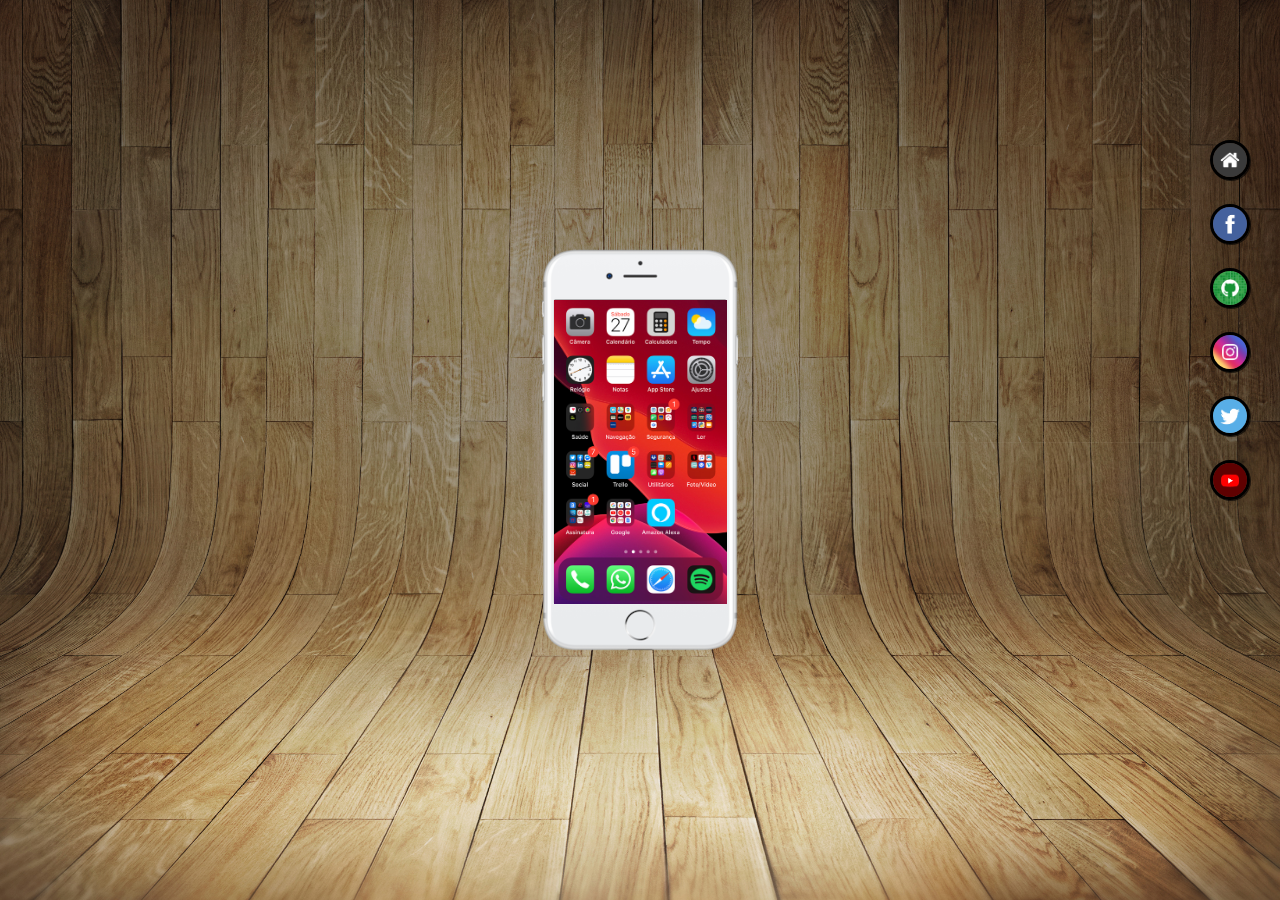
<file: index.html>
<!DOCTYPE html>
<html lang="pt-br">
<head>
    <meta charset="UTF-8">
    <meta name="viewport" content="width=device-width, initial-scale=1.0">
    <title>Rede Sociais</title>
    <link rel="shortcut icon" href="favicon.ico" type="image/x-icon">

    <link rel="stylesheet" href="estilo/style.css">
</head>
<body>

    <main>
        <section id="telefone">

            <iframe src="home.html" id="tela" name="tela" frameborder="0">  </iframe>

        </section>

        <section id="rede-social">
            <a href="home.html" target="tela" ><img src="imagens/logo-home.jpg" alt="Home" ></a><br>

            <a href="facebook.html" target="tela"><img src="imagens/logo-facebook.jpg" alt="Facebook"></a><br>

            <a href="GITHUB.HTML" target="tela"><img src="imagens/logo-github.jpg" alt=""></a><br>

            <a href="instagram.html" target="tela"><img src="imagens/logo-instagram.jpg" alt=""></a><br>

            <a href="twiter.html" target="tela"><img src="imagens/logo-twitter.jpg" alt=""></a><br>

            <a href="youtube.html" target="tela"><img src="imagens/logo-youtube.jpg" alt=""></a>

        </section>
        
    </main>
    
</body>
</html>
</file>
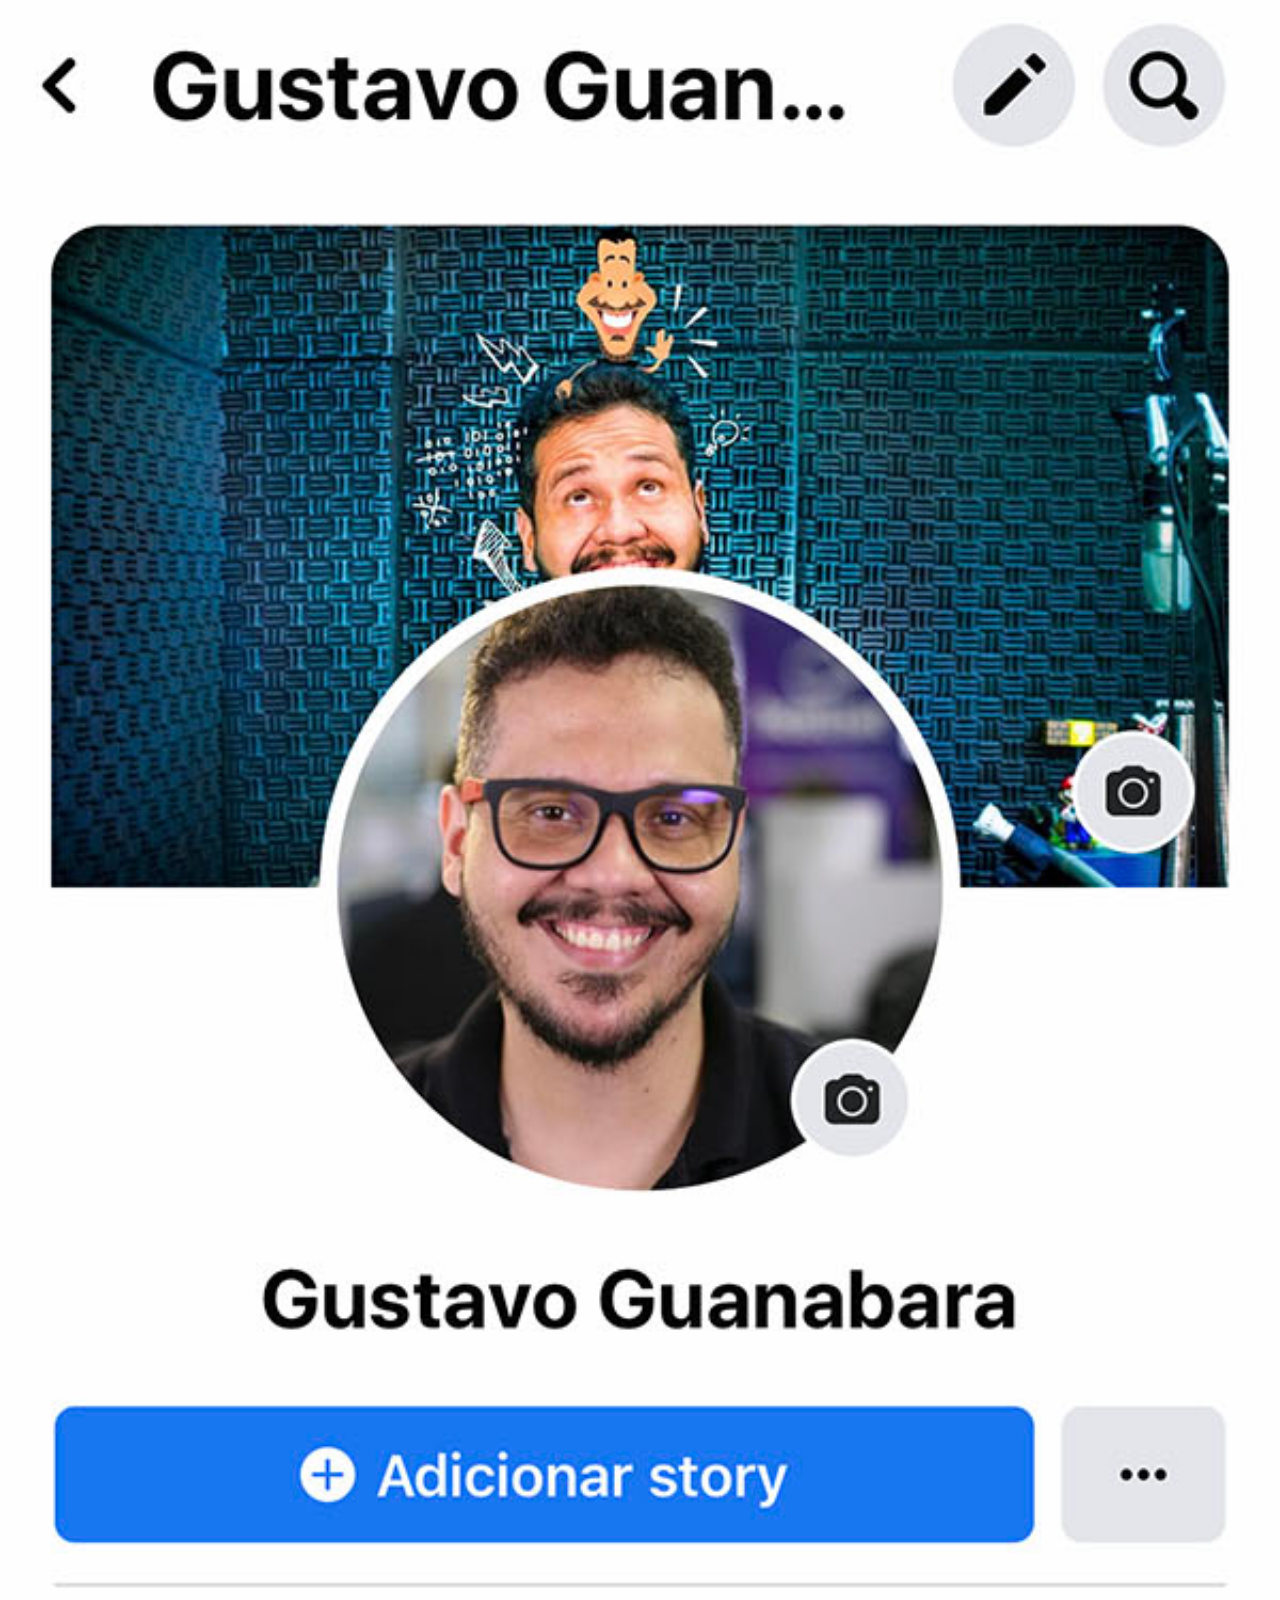
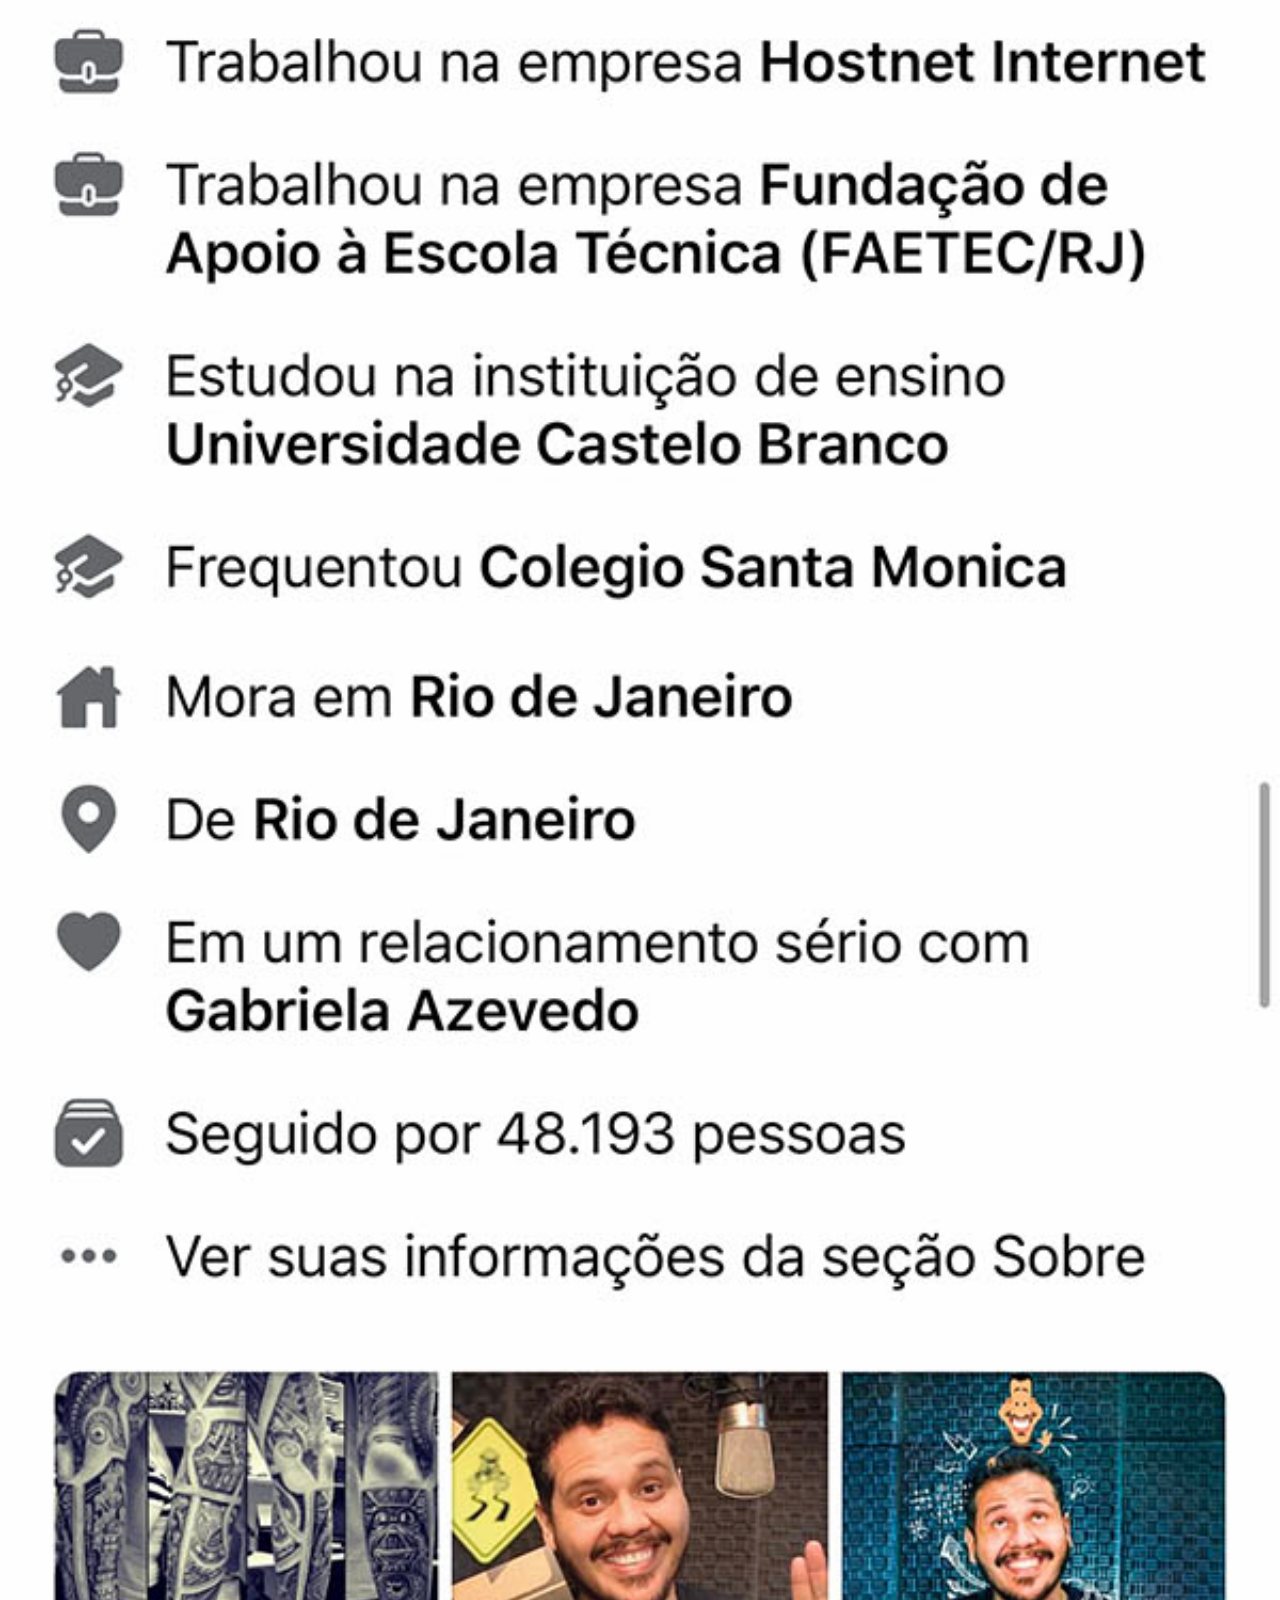
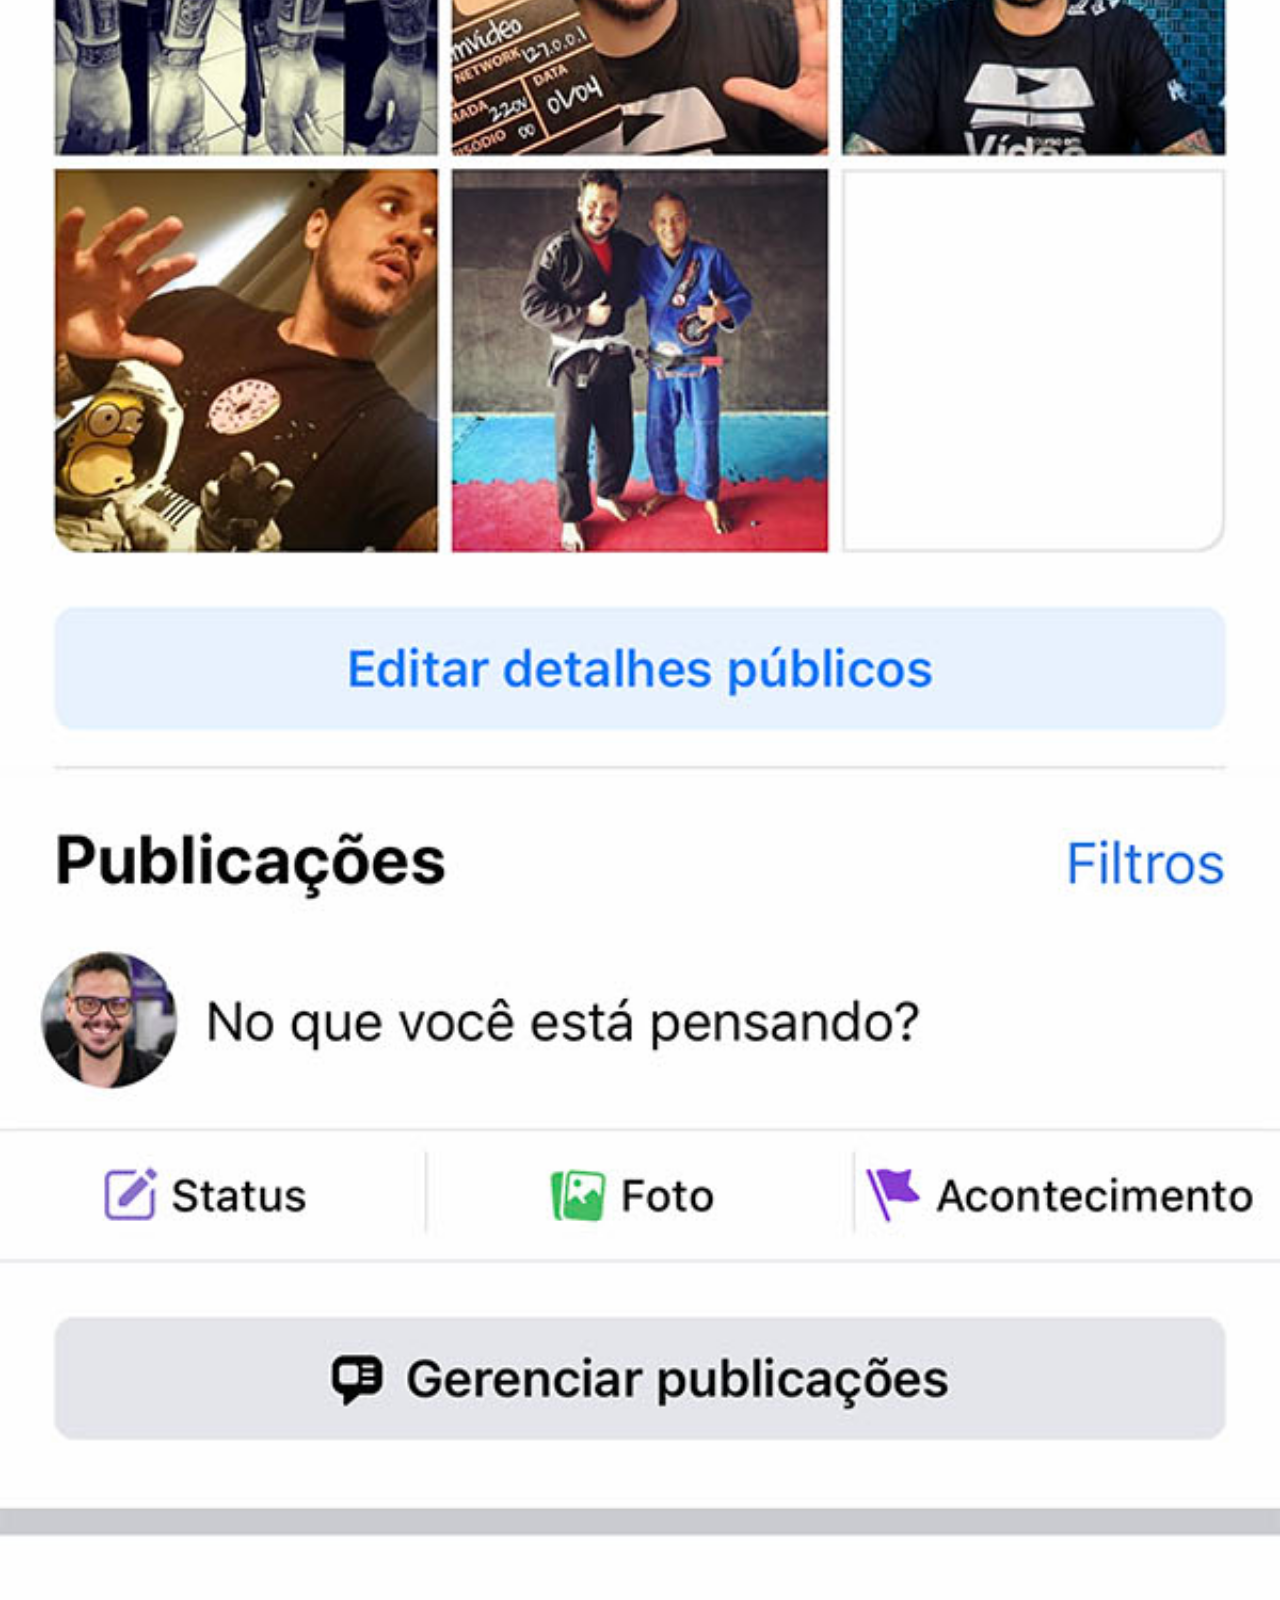
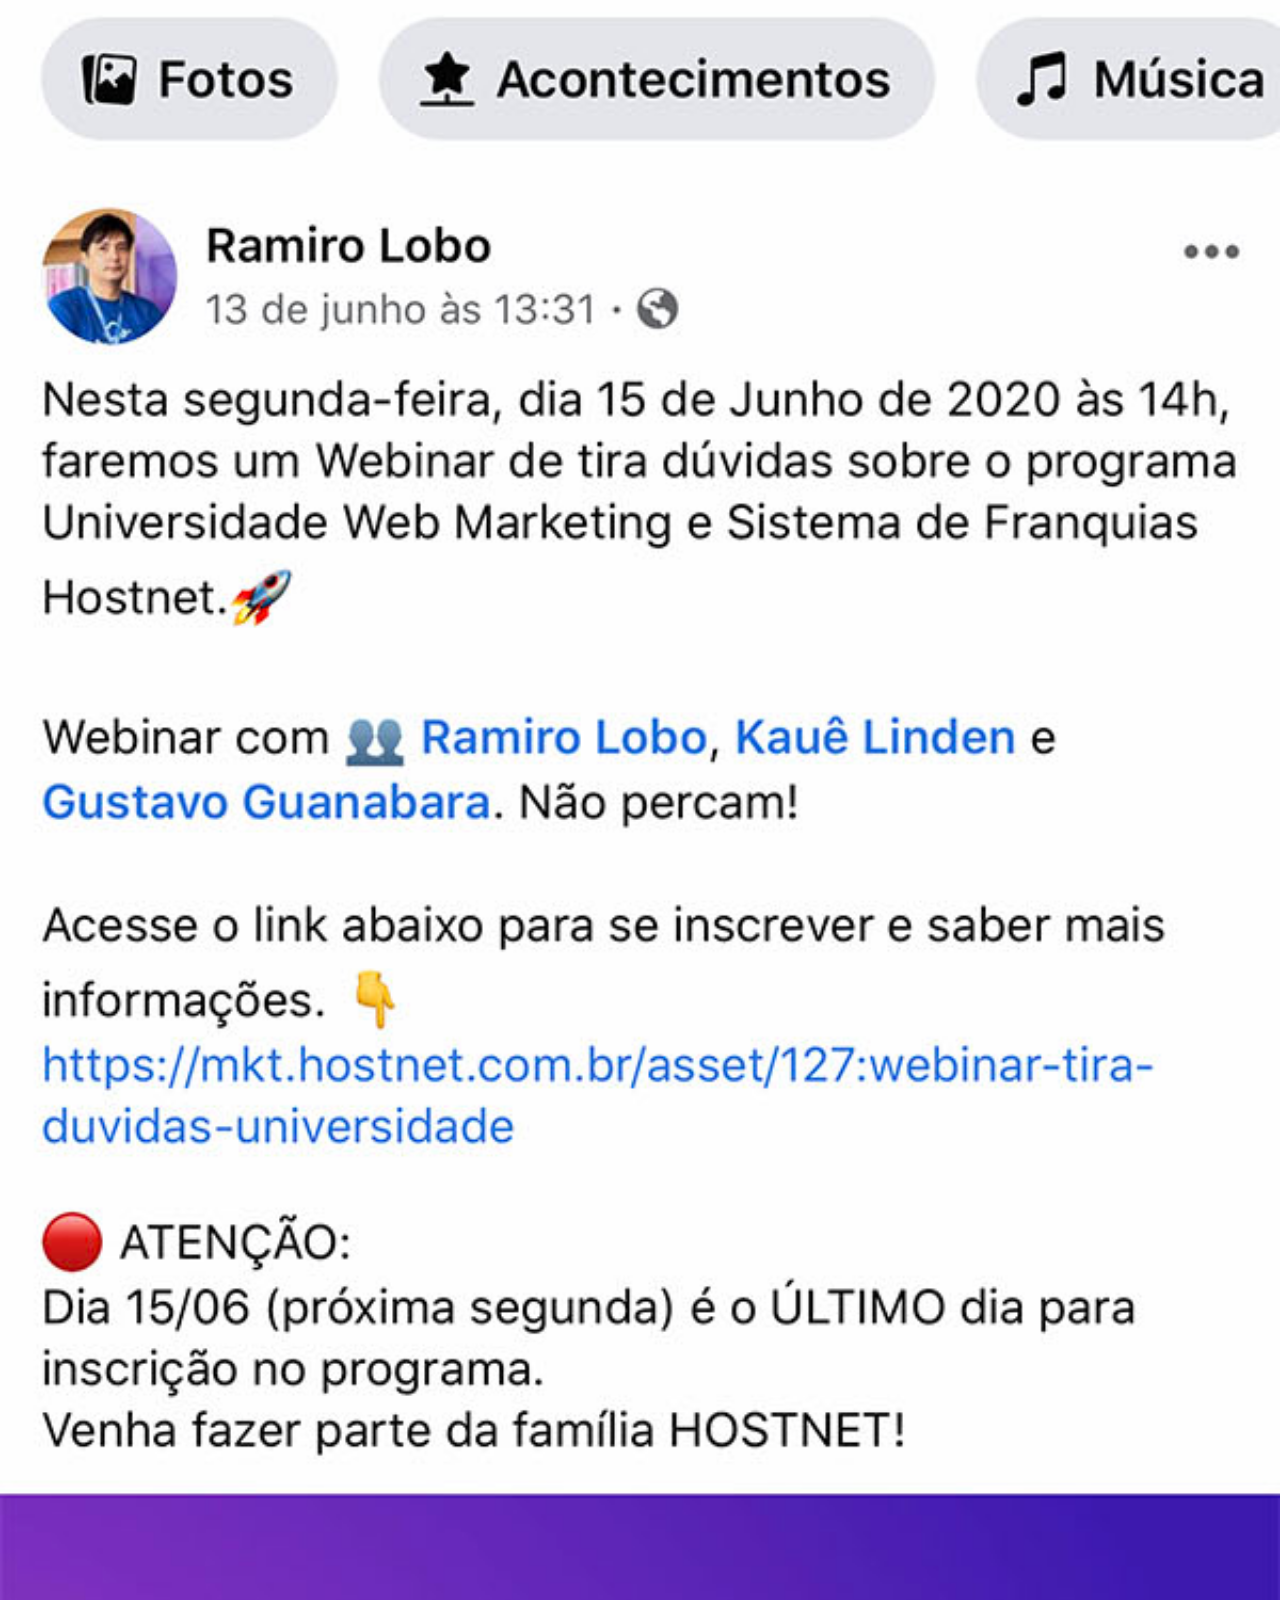
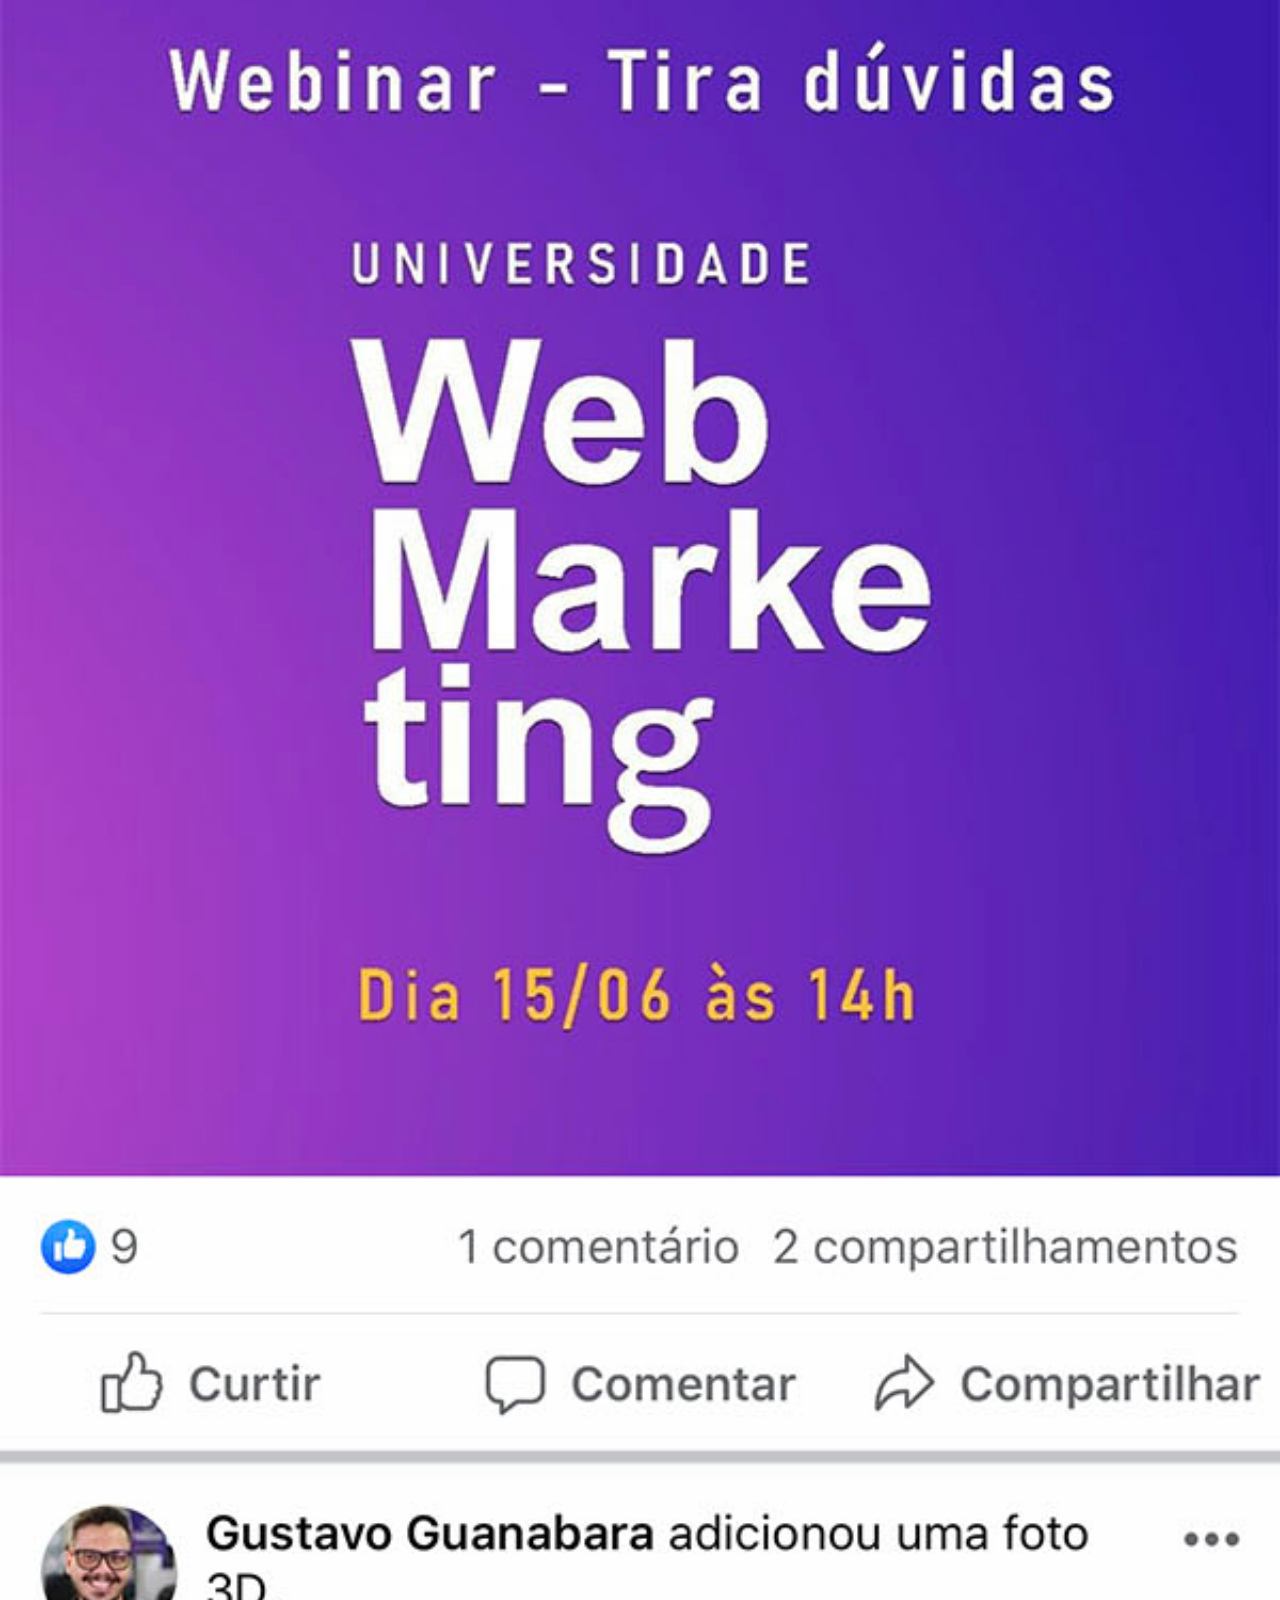
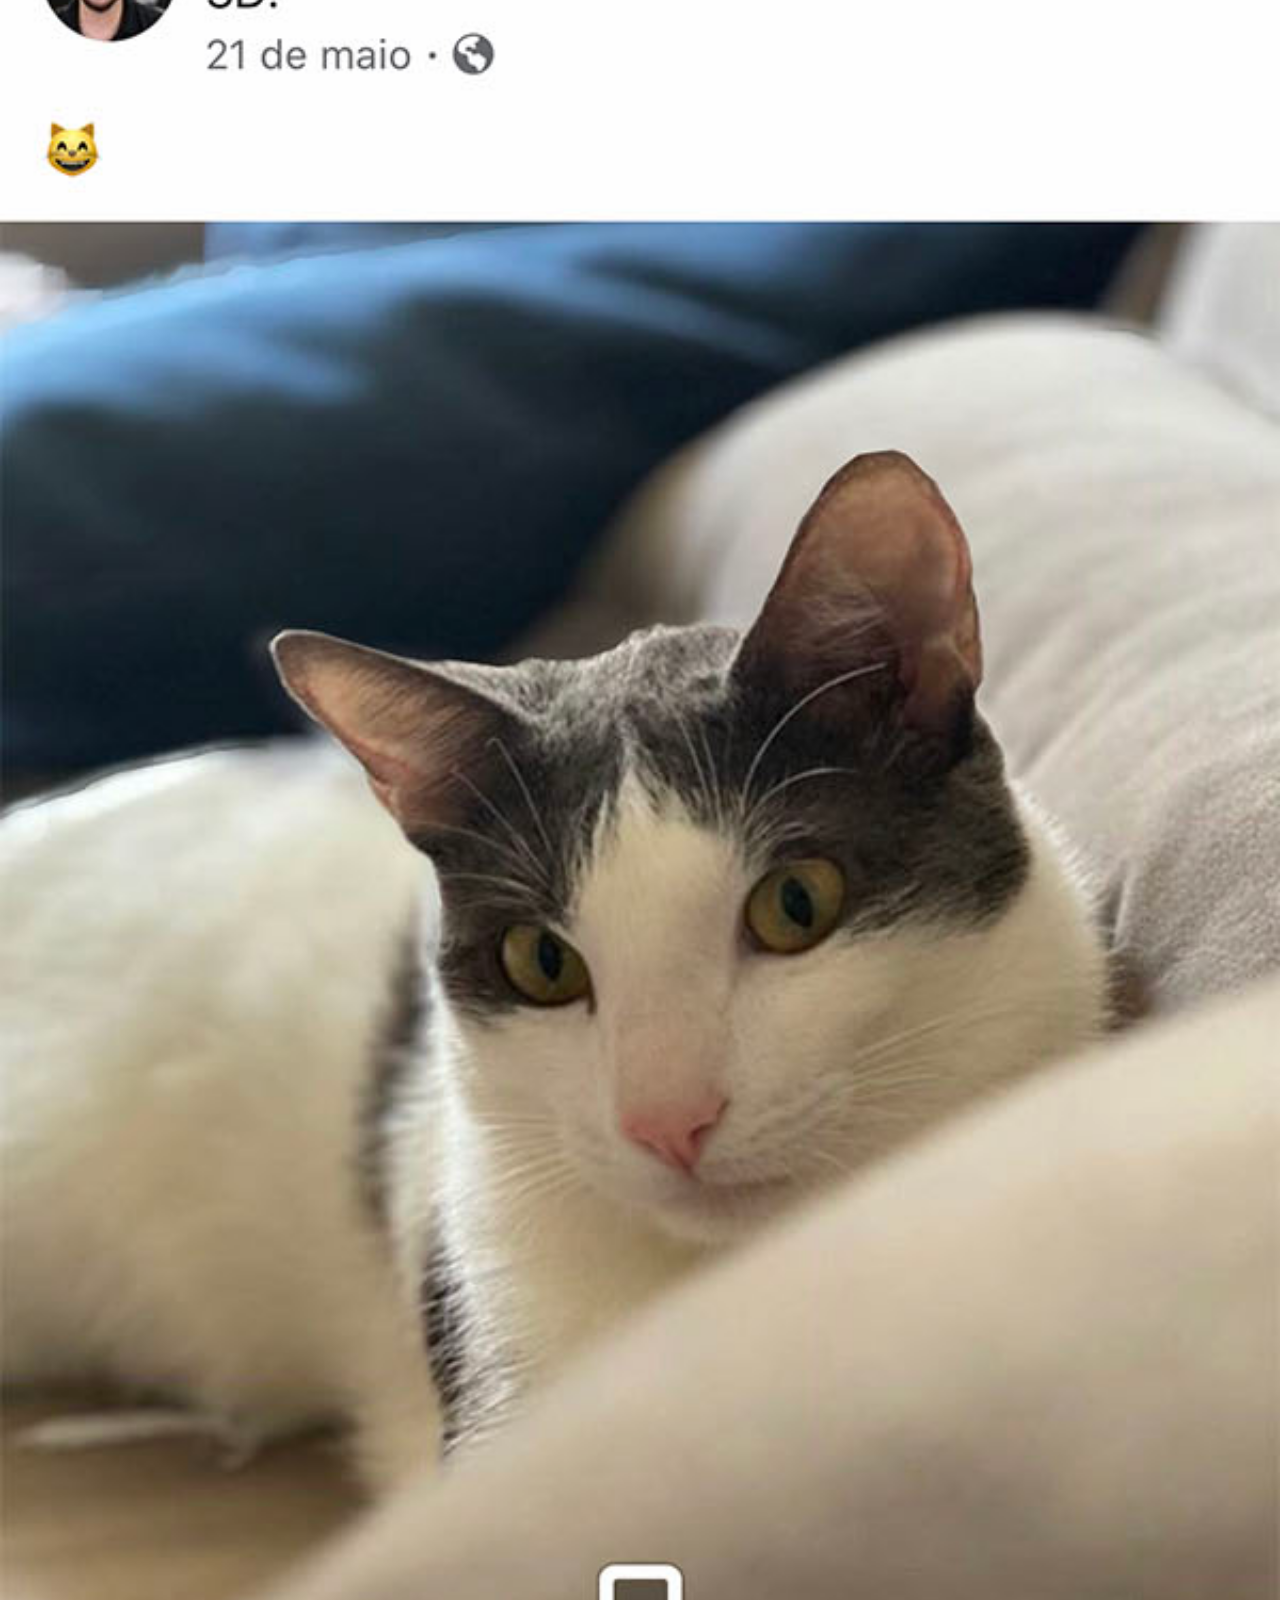
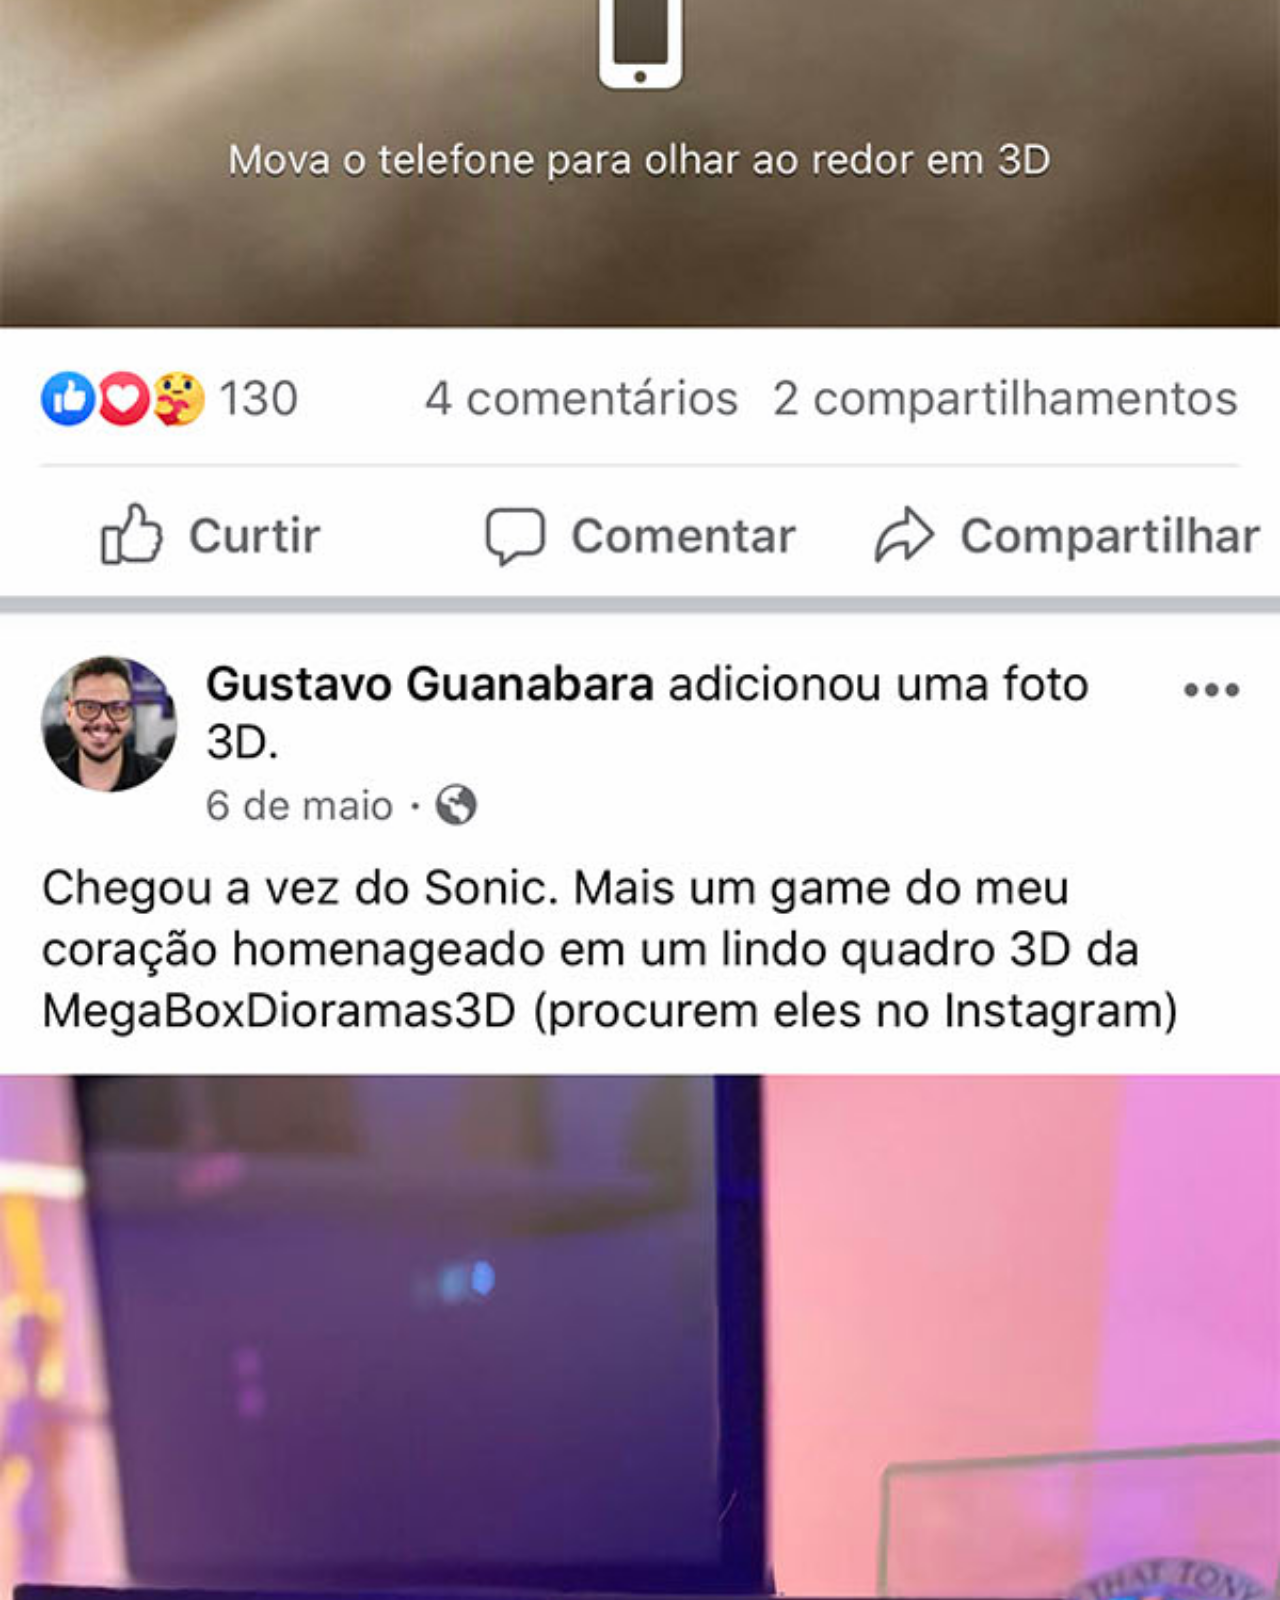
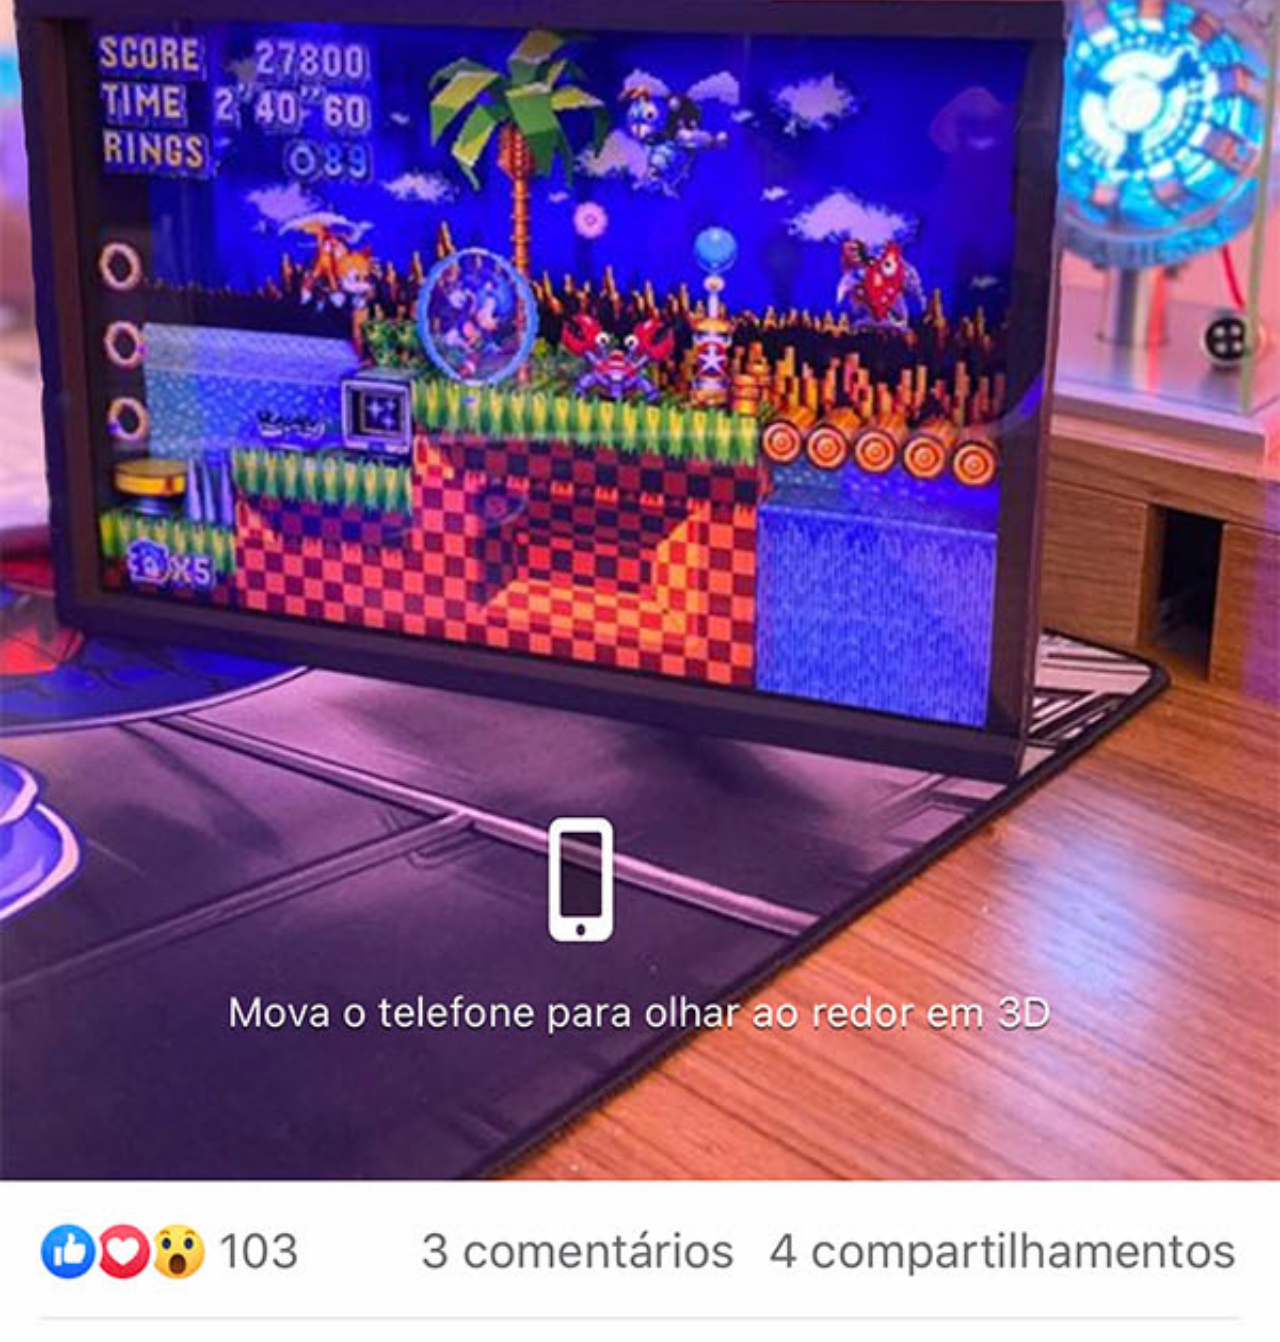
<file: facebook.html>
<!DOCTYPE html>
<html lang="pt-br">
<head>
    <meta charset="UTF-8">
    <meta name="viewport" content="width=device-width, initial-scale=1.0">
    <title>Facebook</title>
    <link rel="stylesheet" href="estilo/redes.css">
    
</head>
<body>
    <img src="imagens/tela-facebook.jpg" alt="facebook">
</body>
</html>
</file>
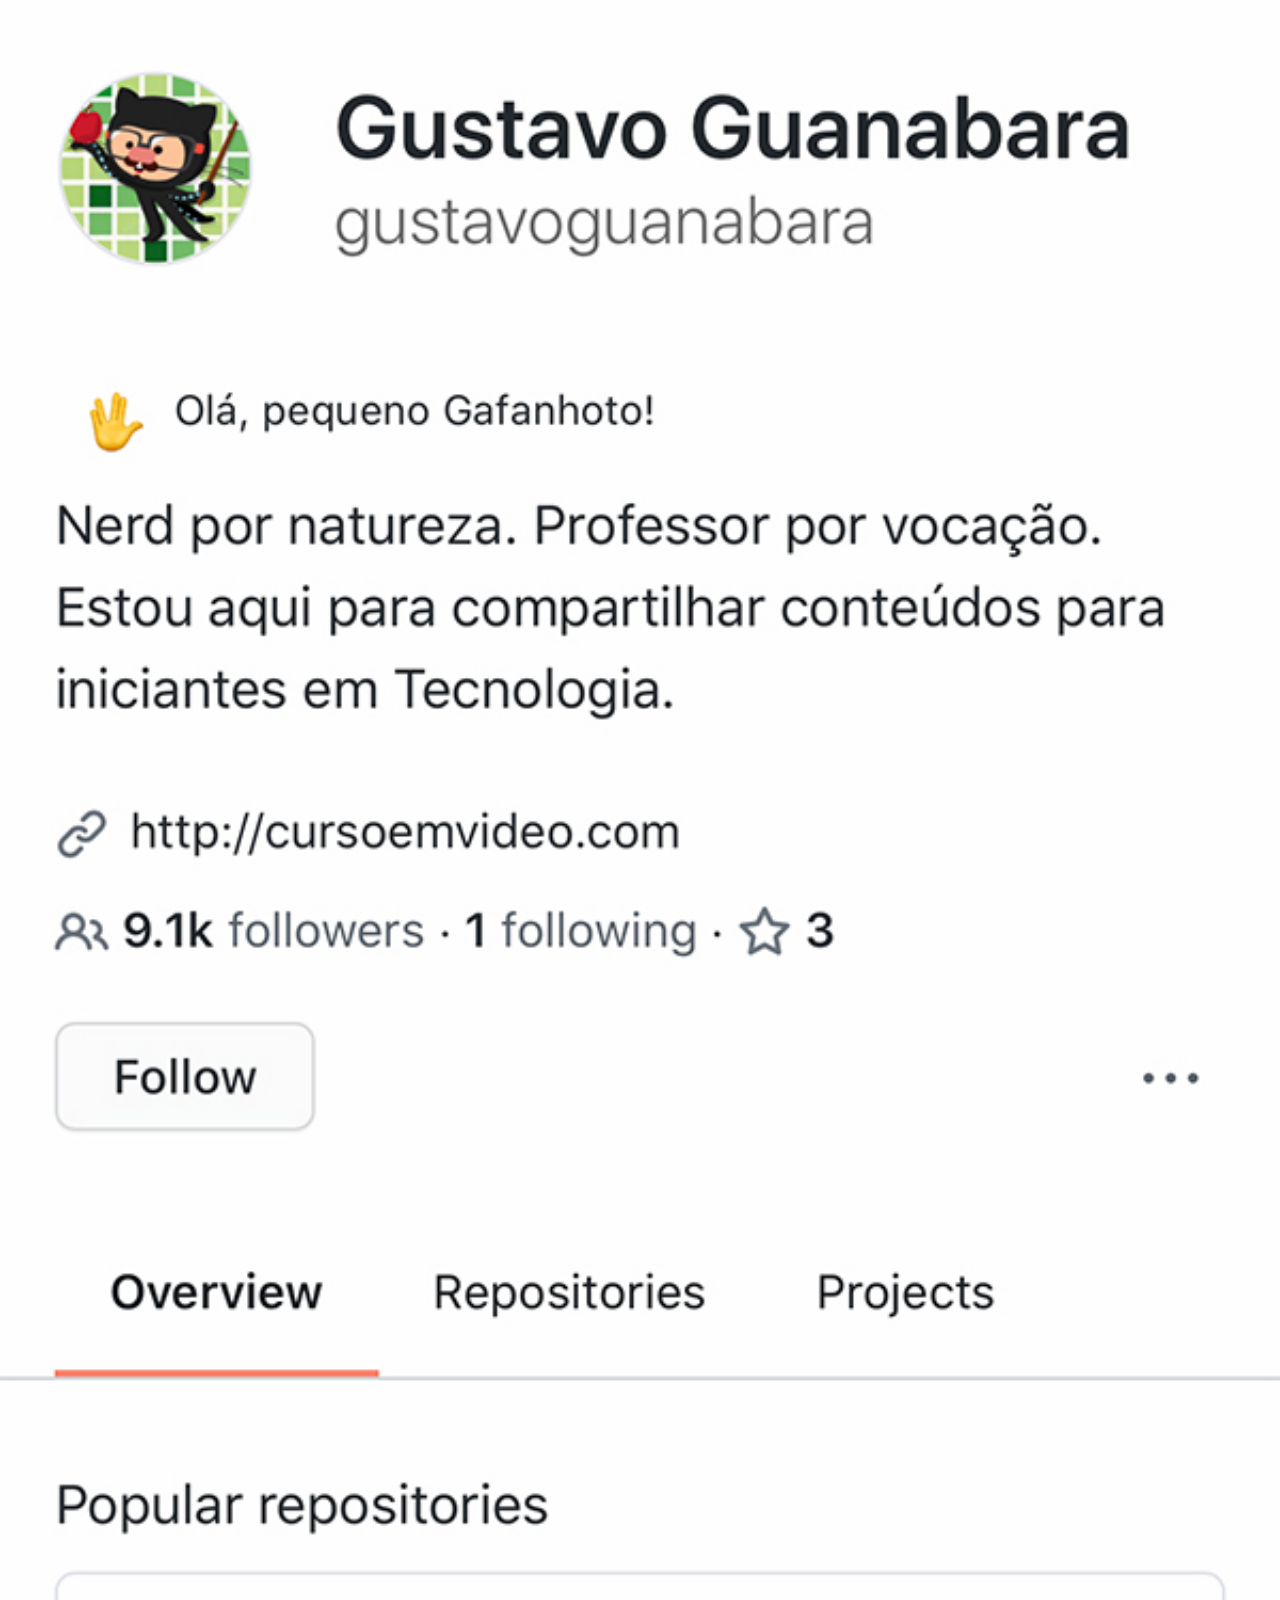
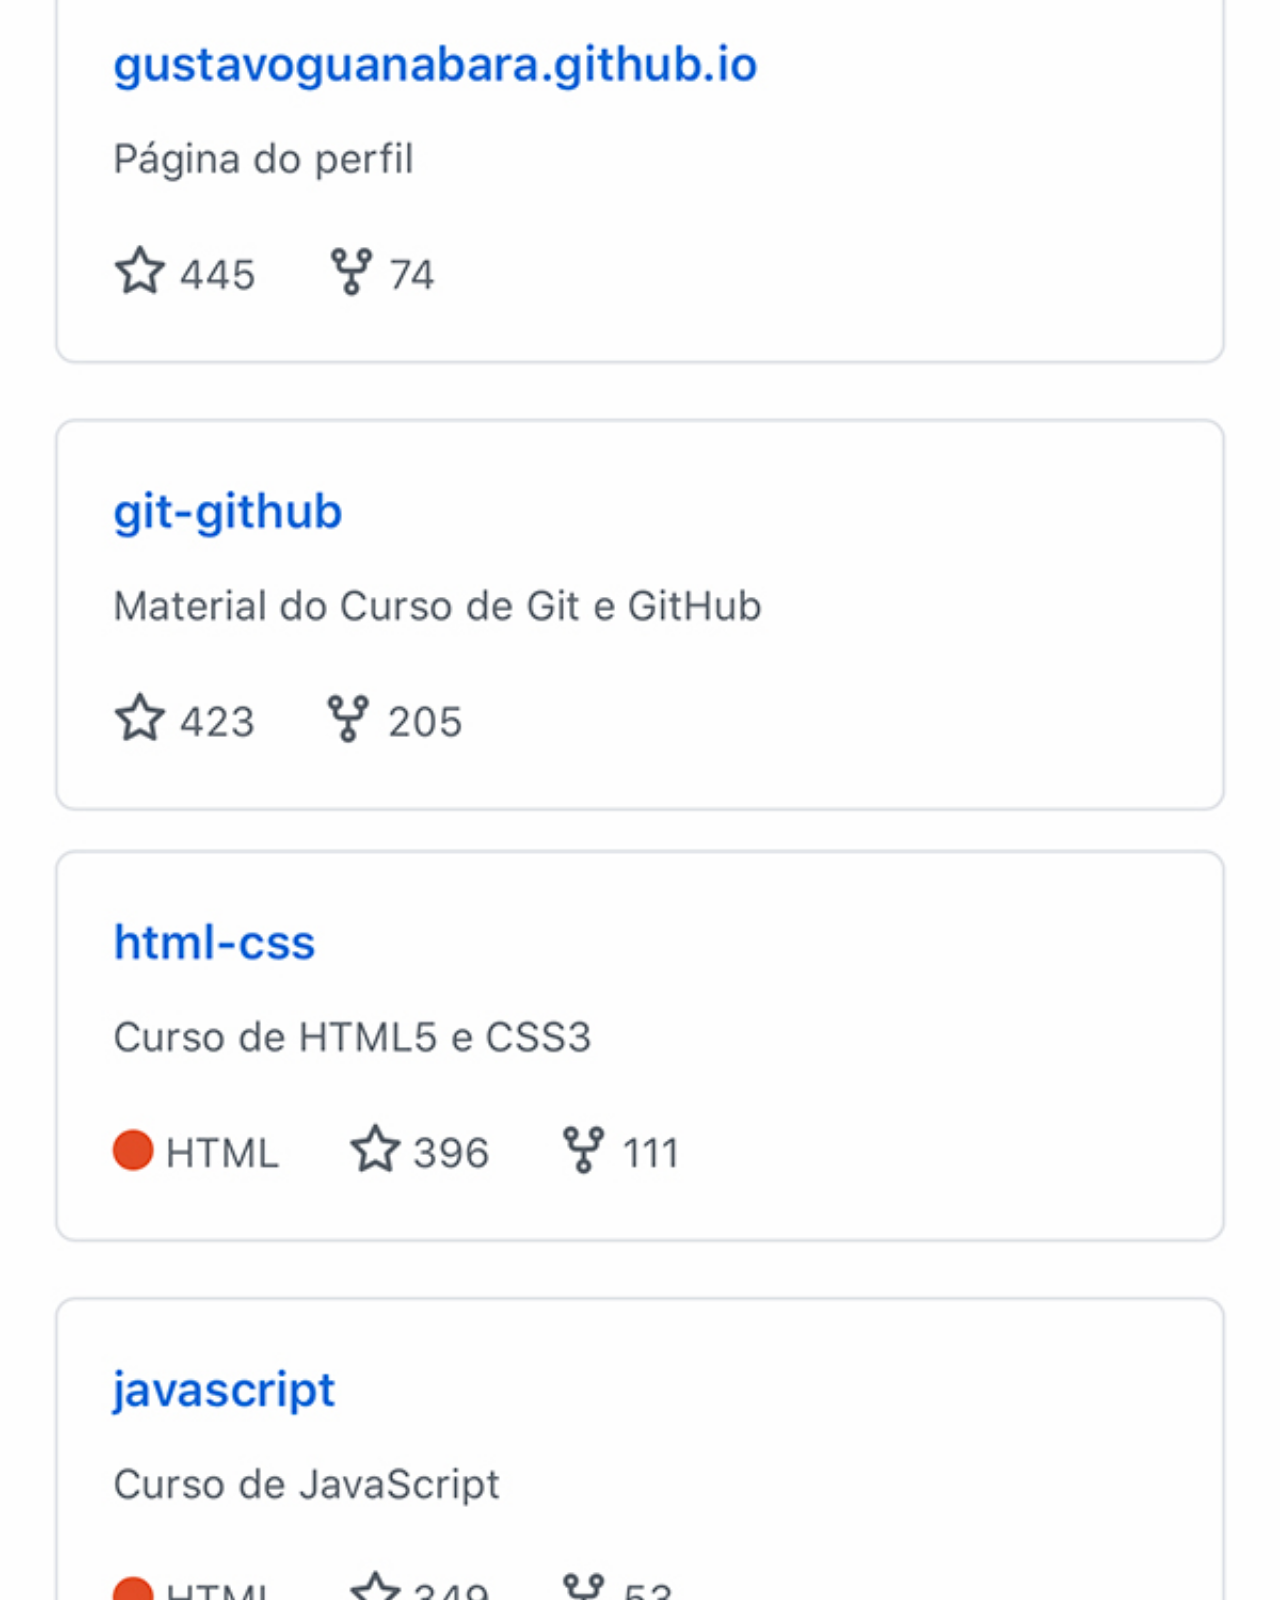
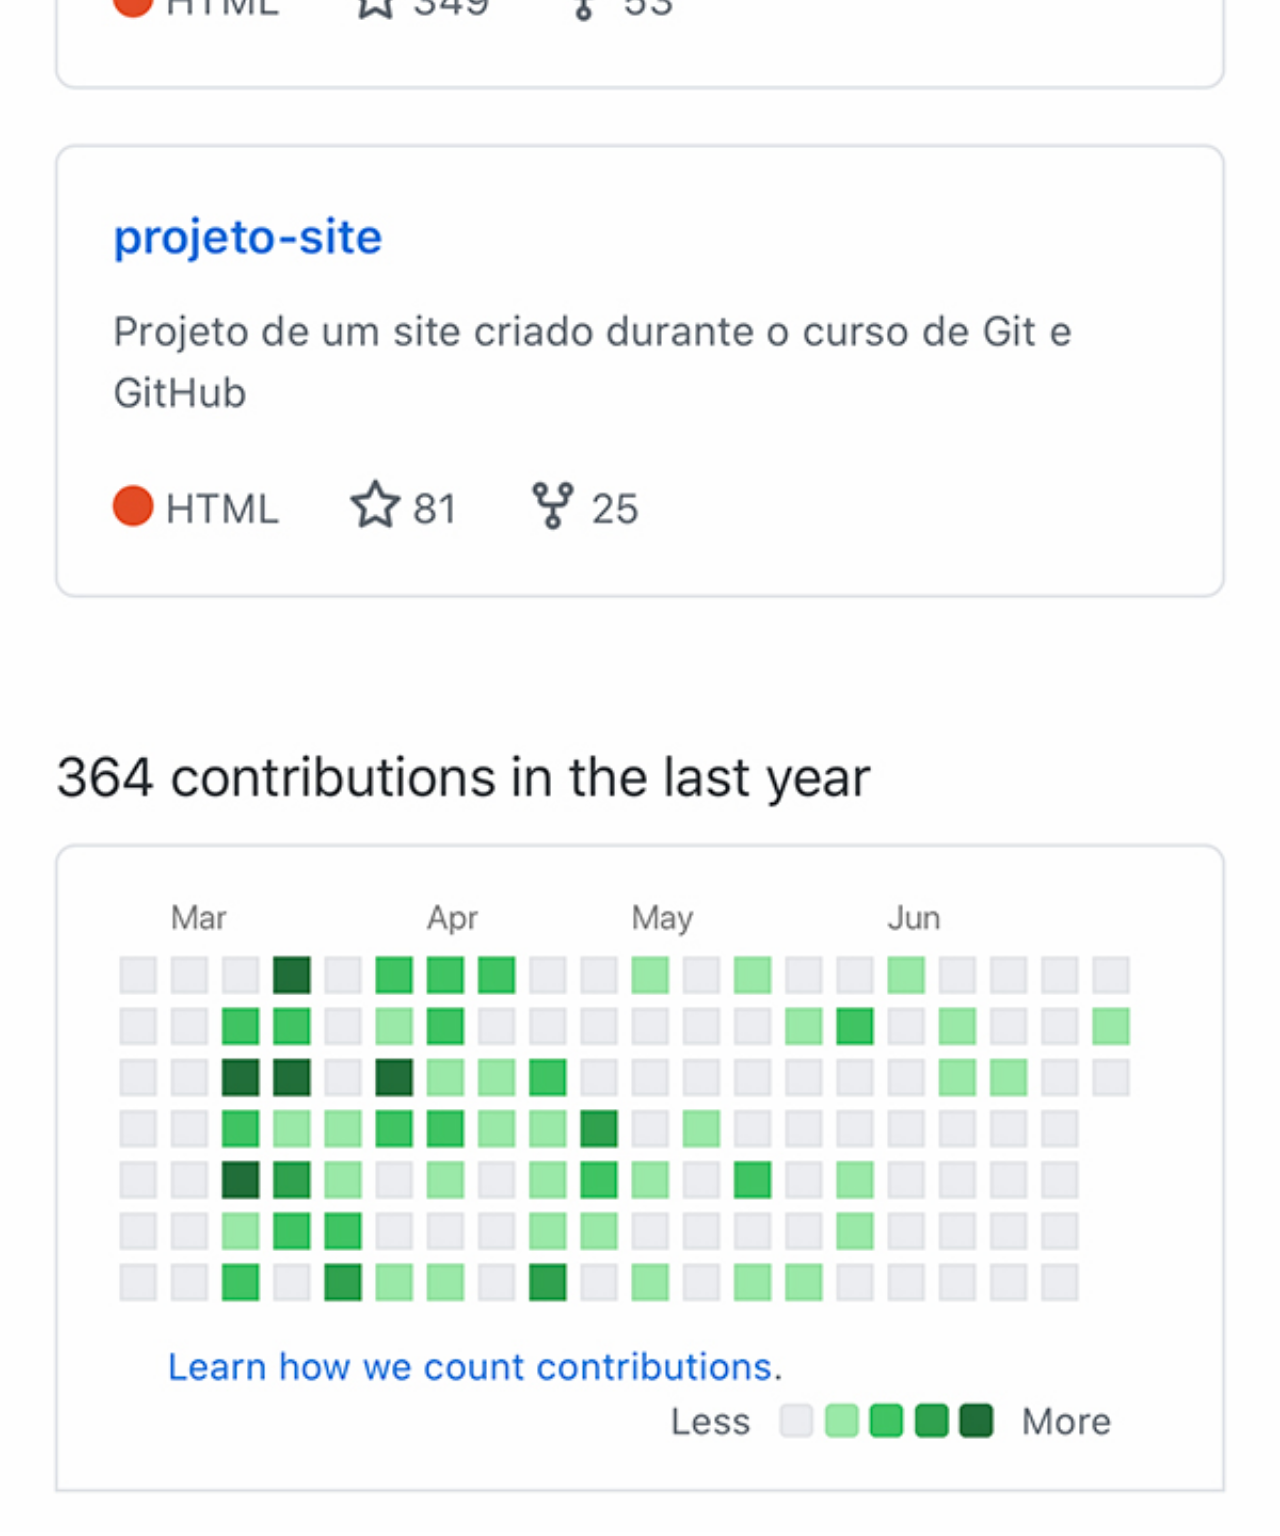
<file: GITHUB.HTML>
<!DOCTYPE html>
<html lang="pt-br">
<head>
    <meta charset="UTF-8">
    <meta name="viewport" content="width=device-width, initial-scale=1.0">
    <title>Document</title>
    <link rel="stylesheet" href="estilo/redes.css">
</head>
<body>
    <img src="imagens/tela-github.jpg" alt="github">
</body>
</html>
</file>
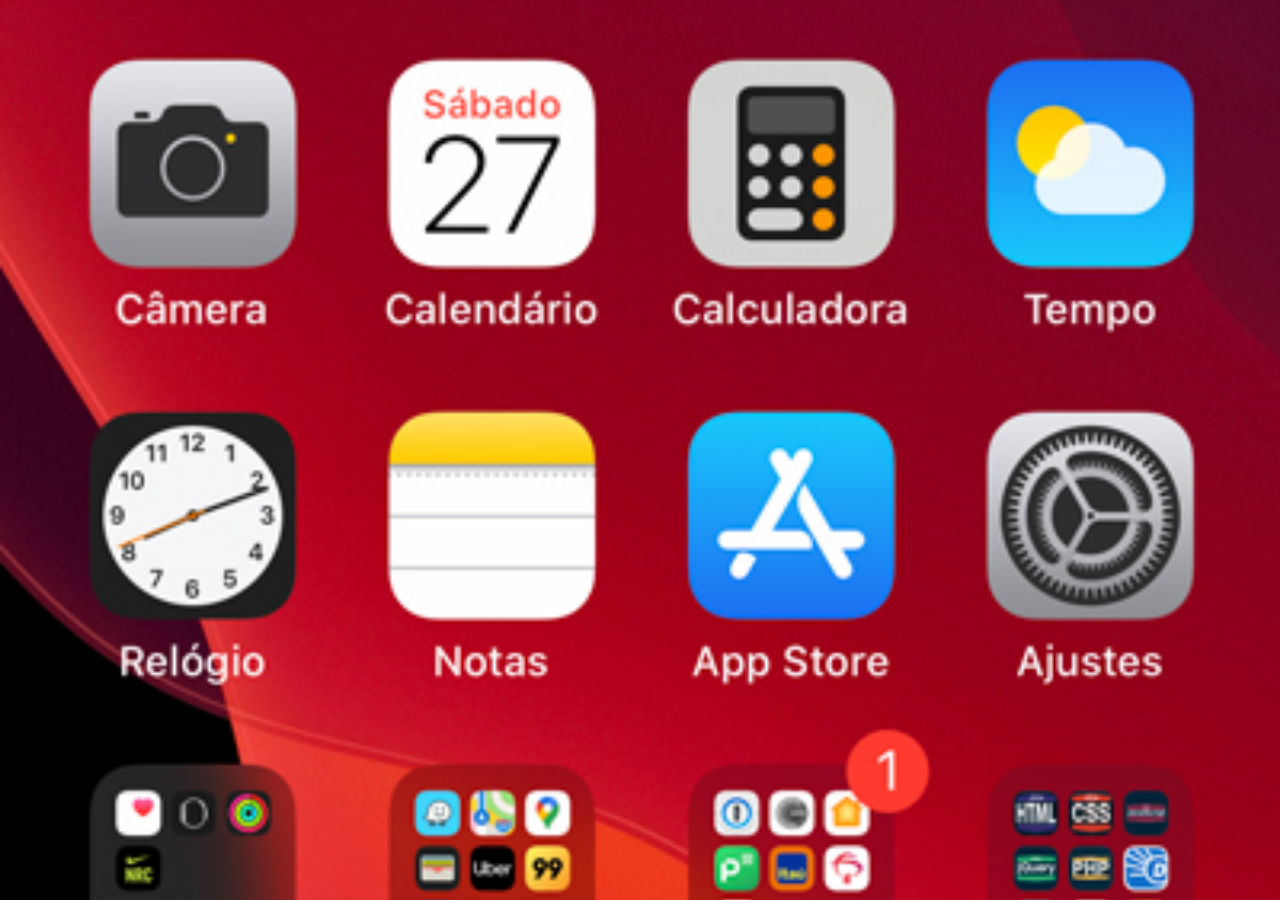
<file: home.html>
<!DOCTYPE html>
<html lang="pt-br">
<head>
    <meta charset="UTF-8">
    <meta name="viewport" content="width=device-width, initial-scale=1.0">
    <title>home</title>
    <style>

        *{
            padding: 0px;
            margin: 0px;
        }

        body{
            width: 100vw;
            height: 100vh;
            background: url(imagens/tela-home.jpg) no-repeat top center;
            background-size: cover;
        }


    </style>
</head>
<body>
    
</body>
</html>
</file>
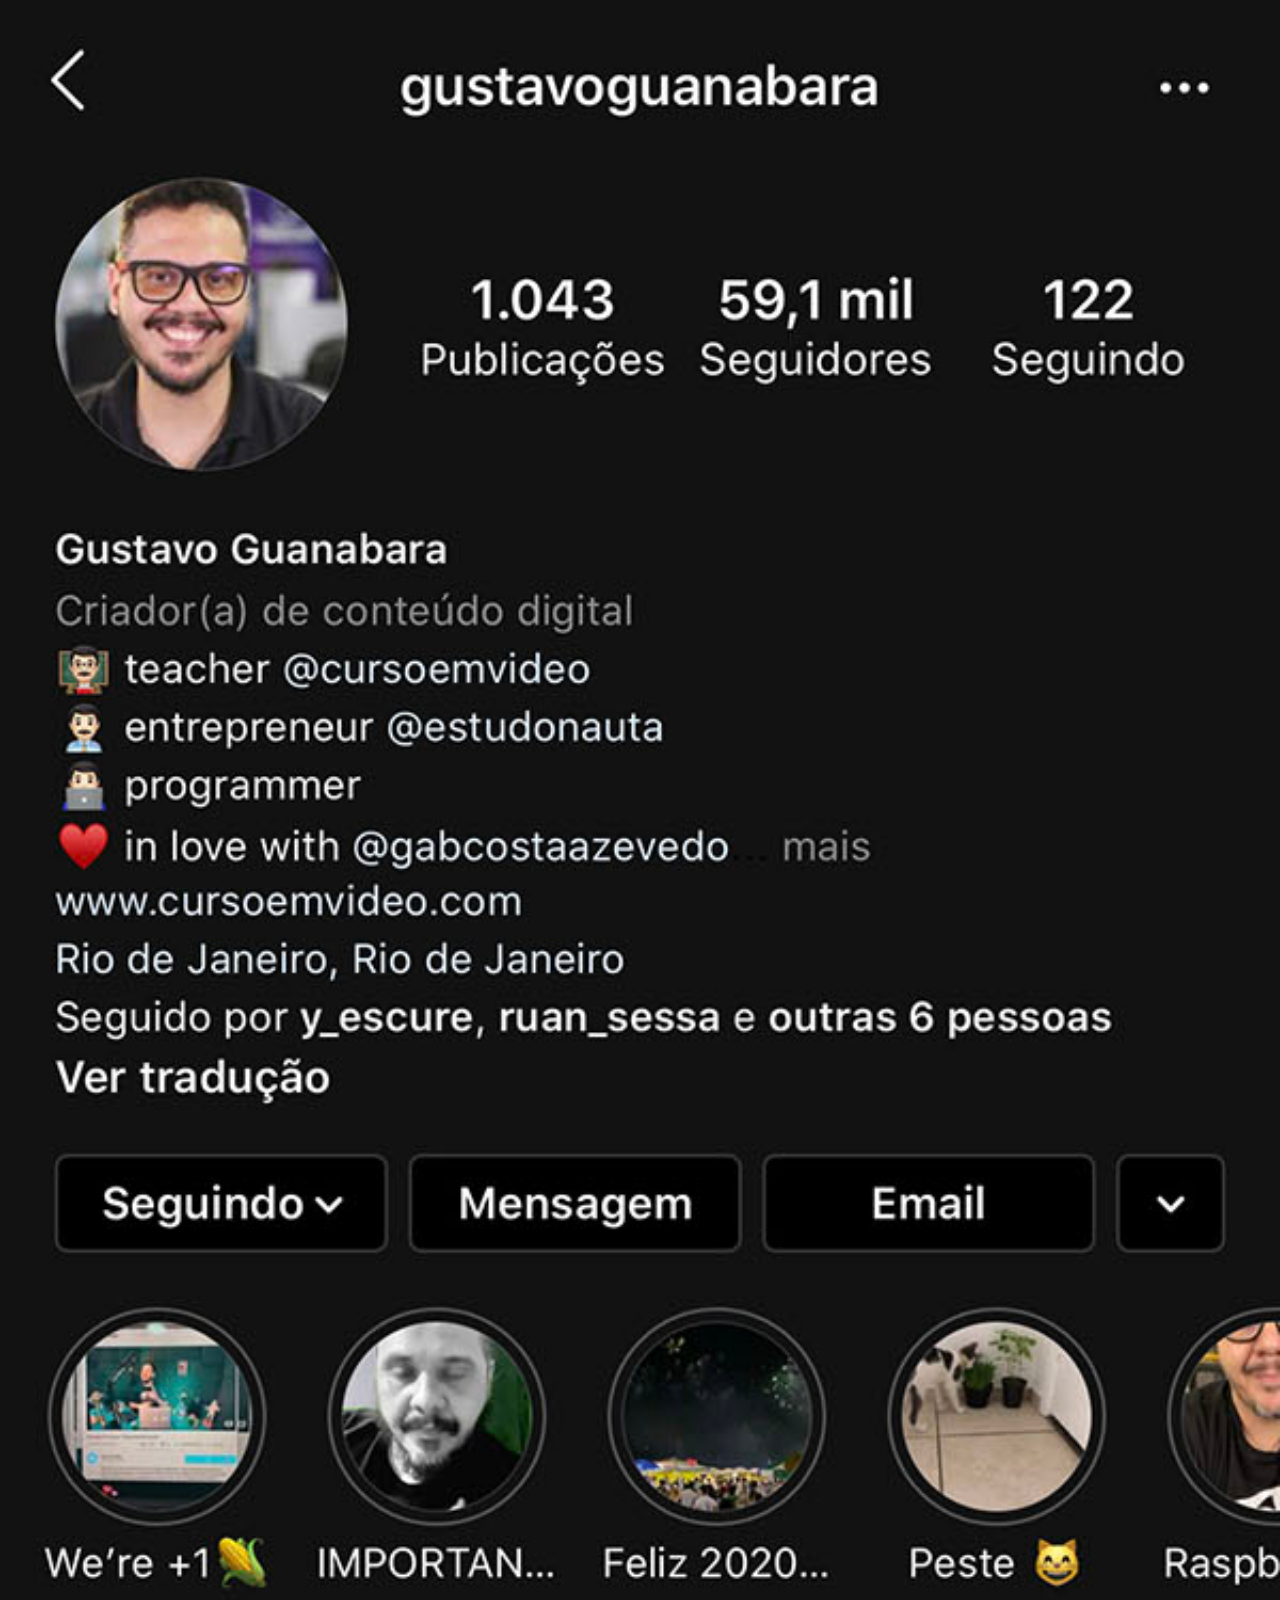
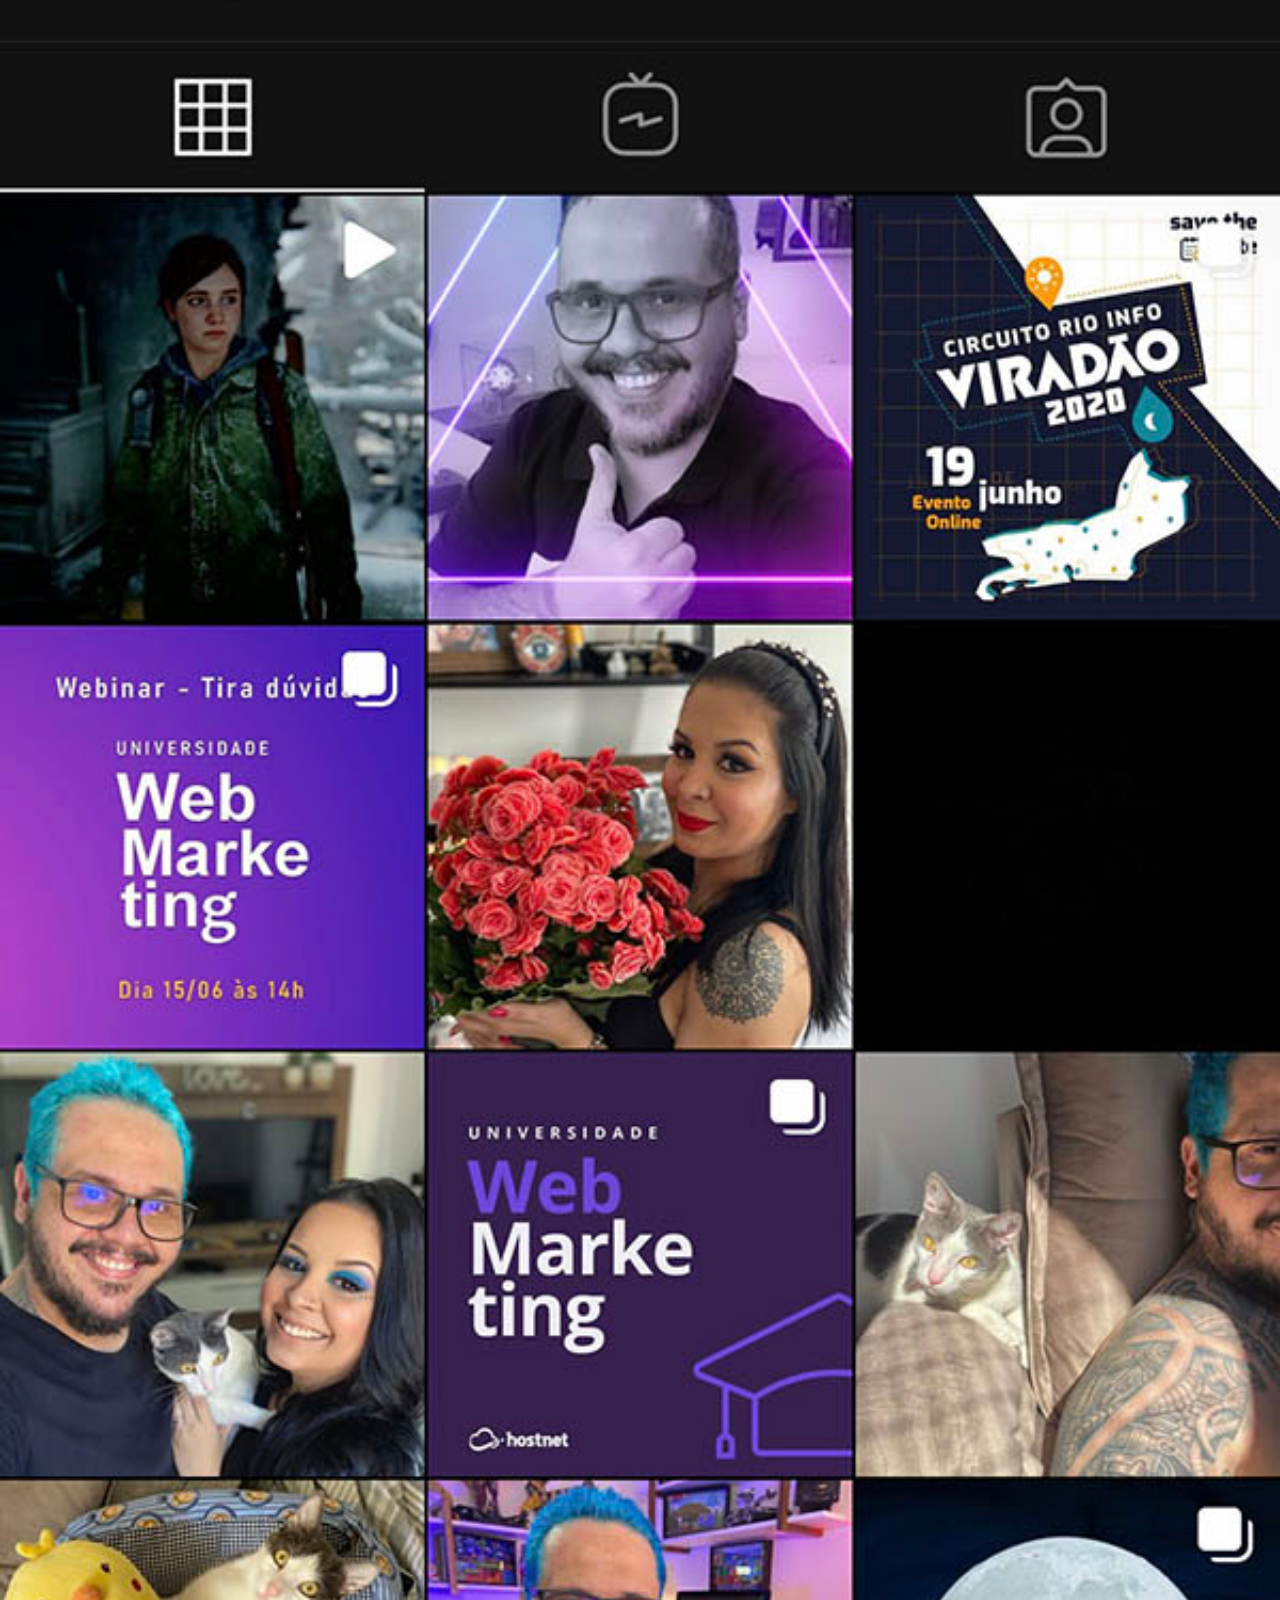
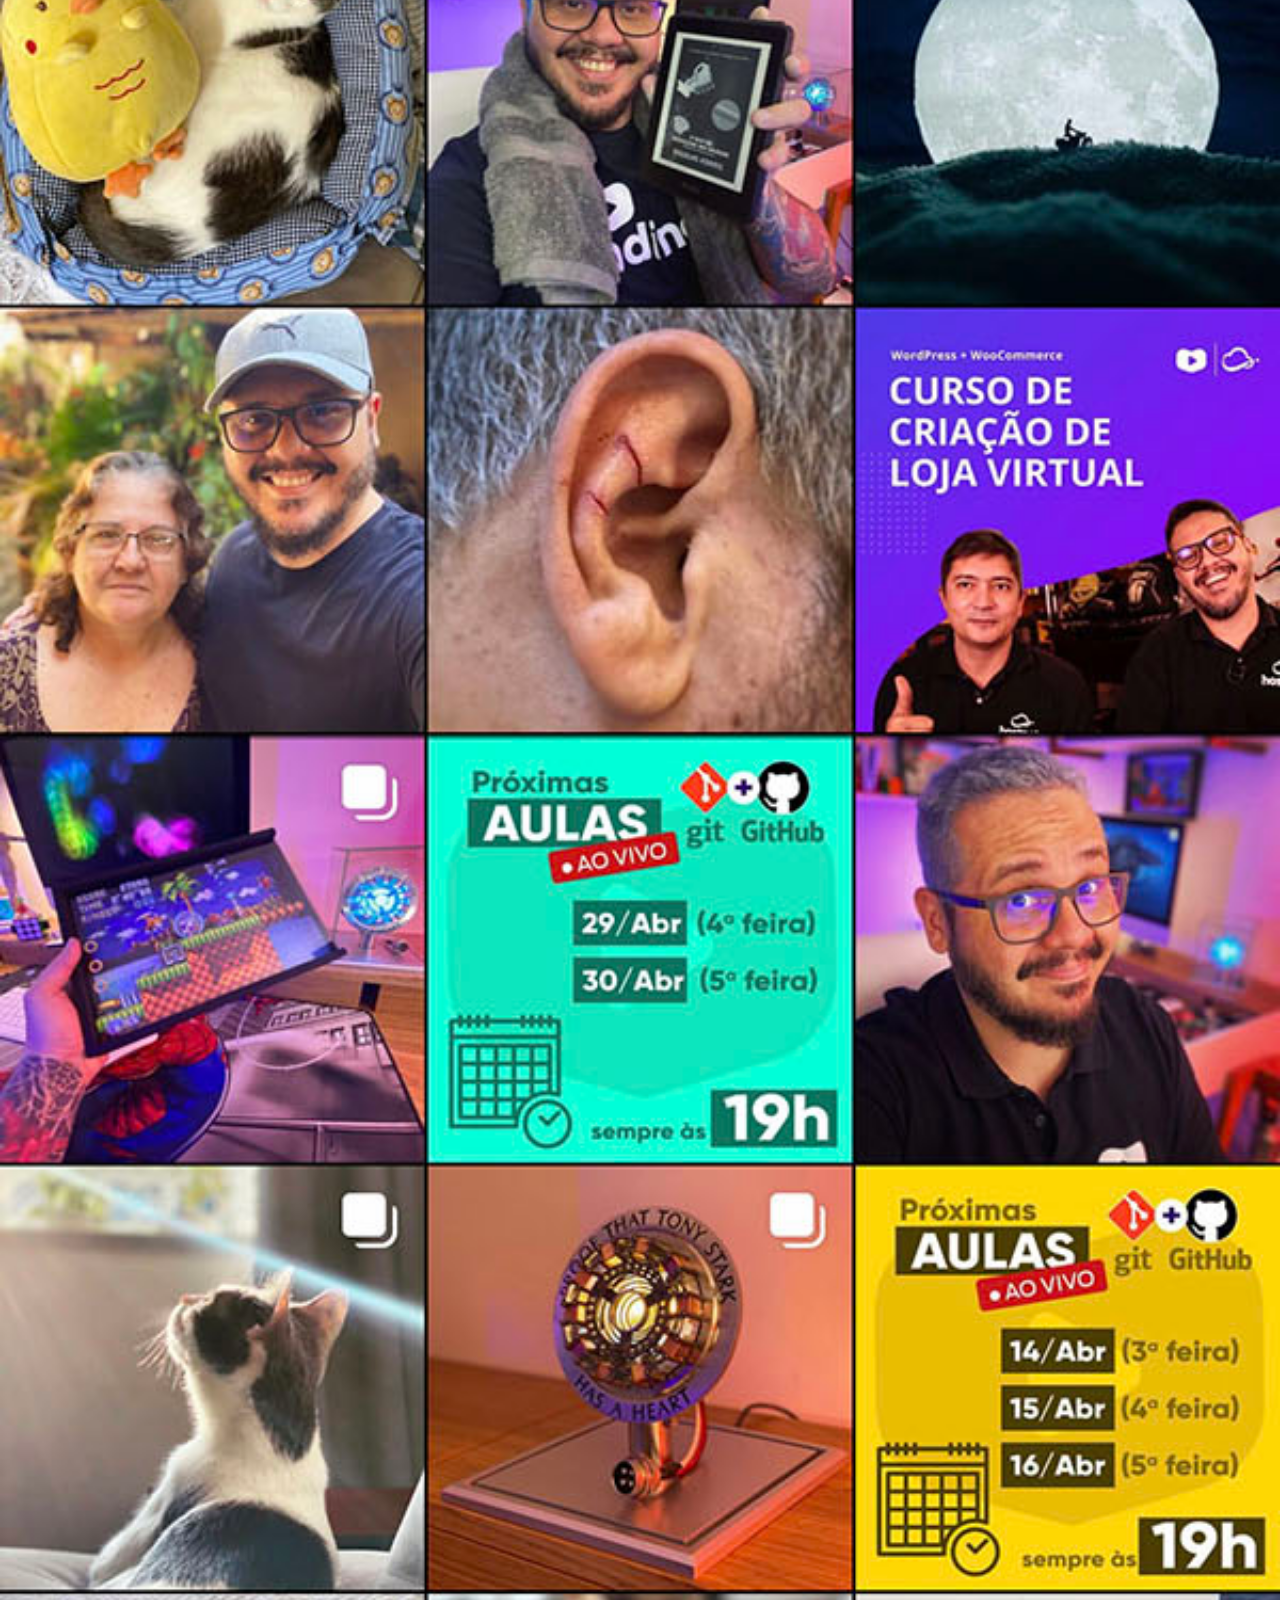
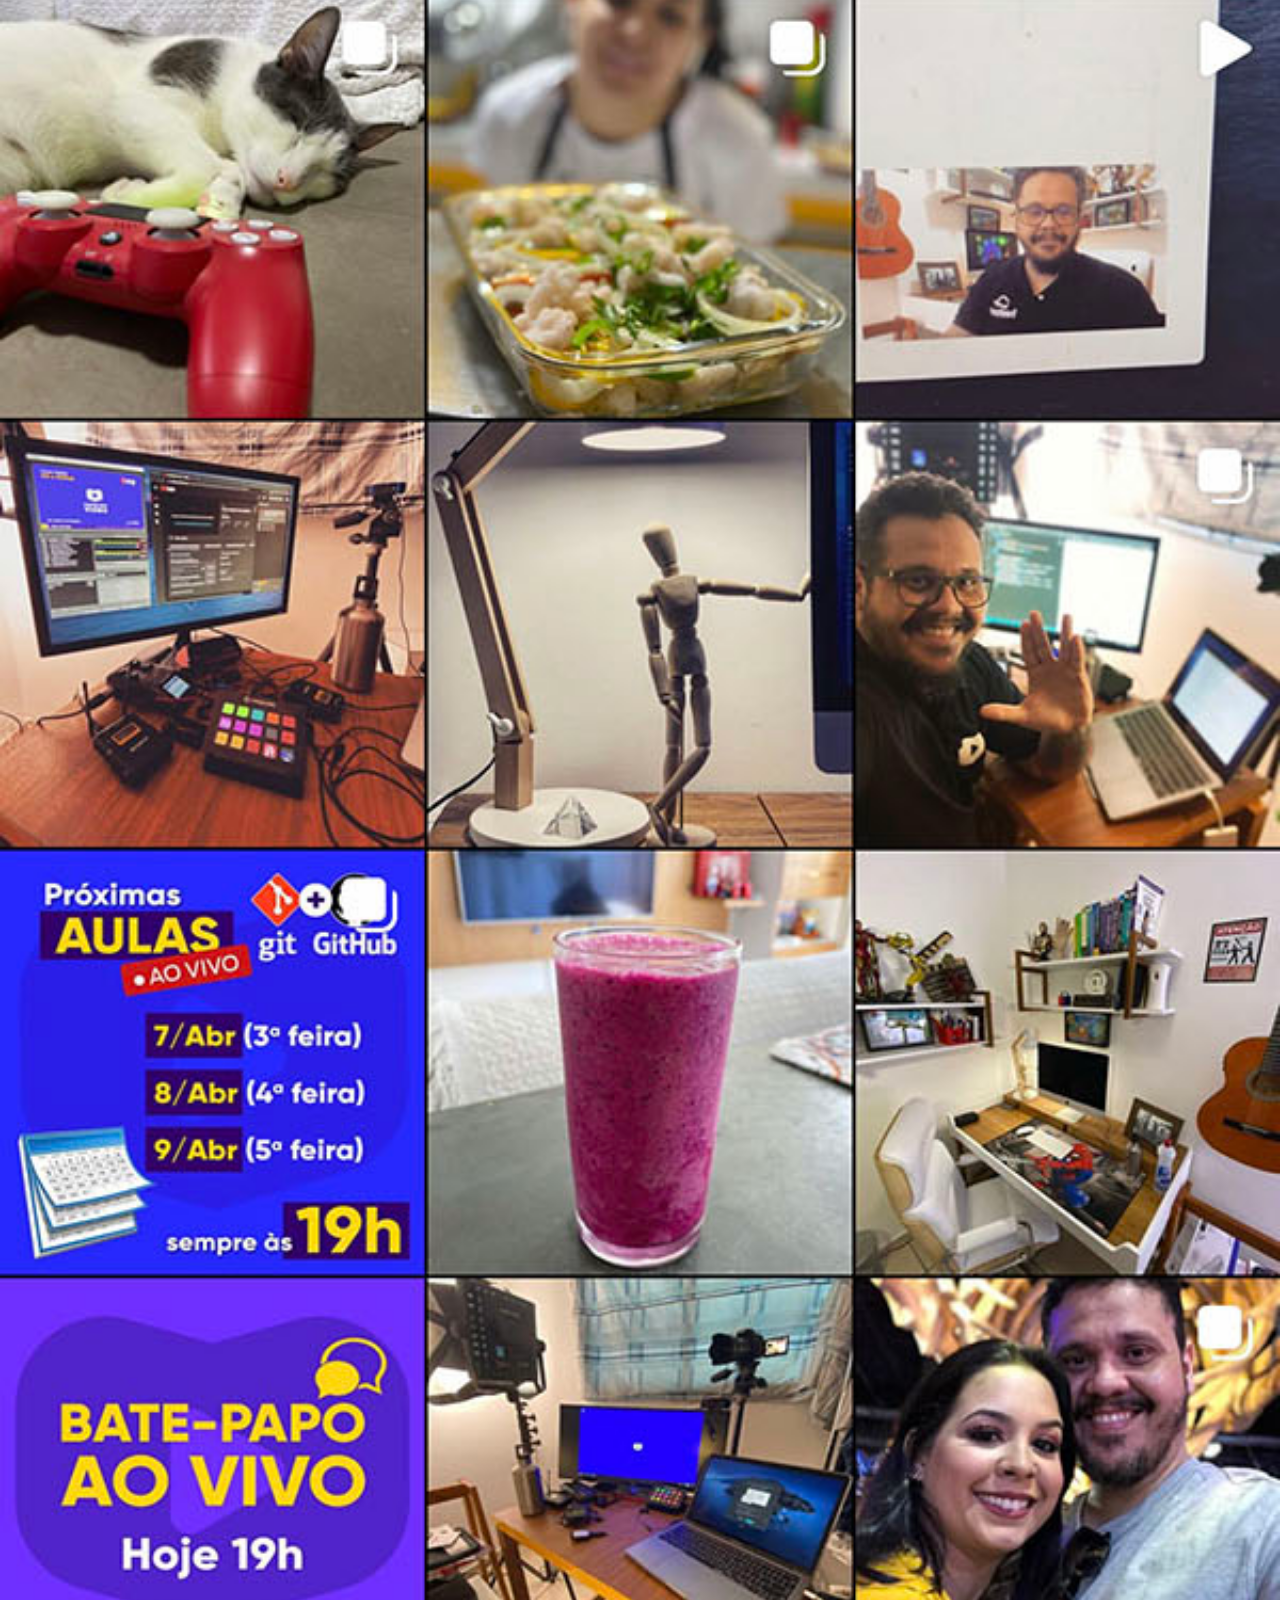
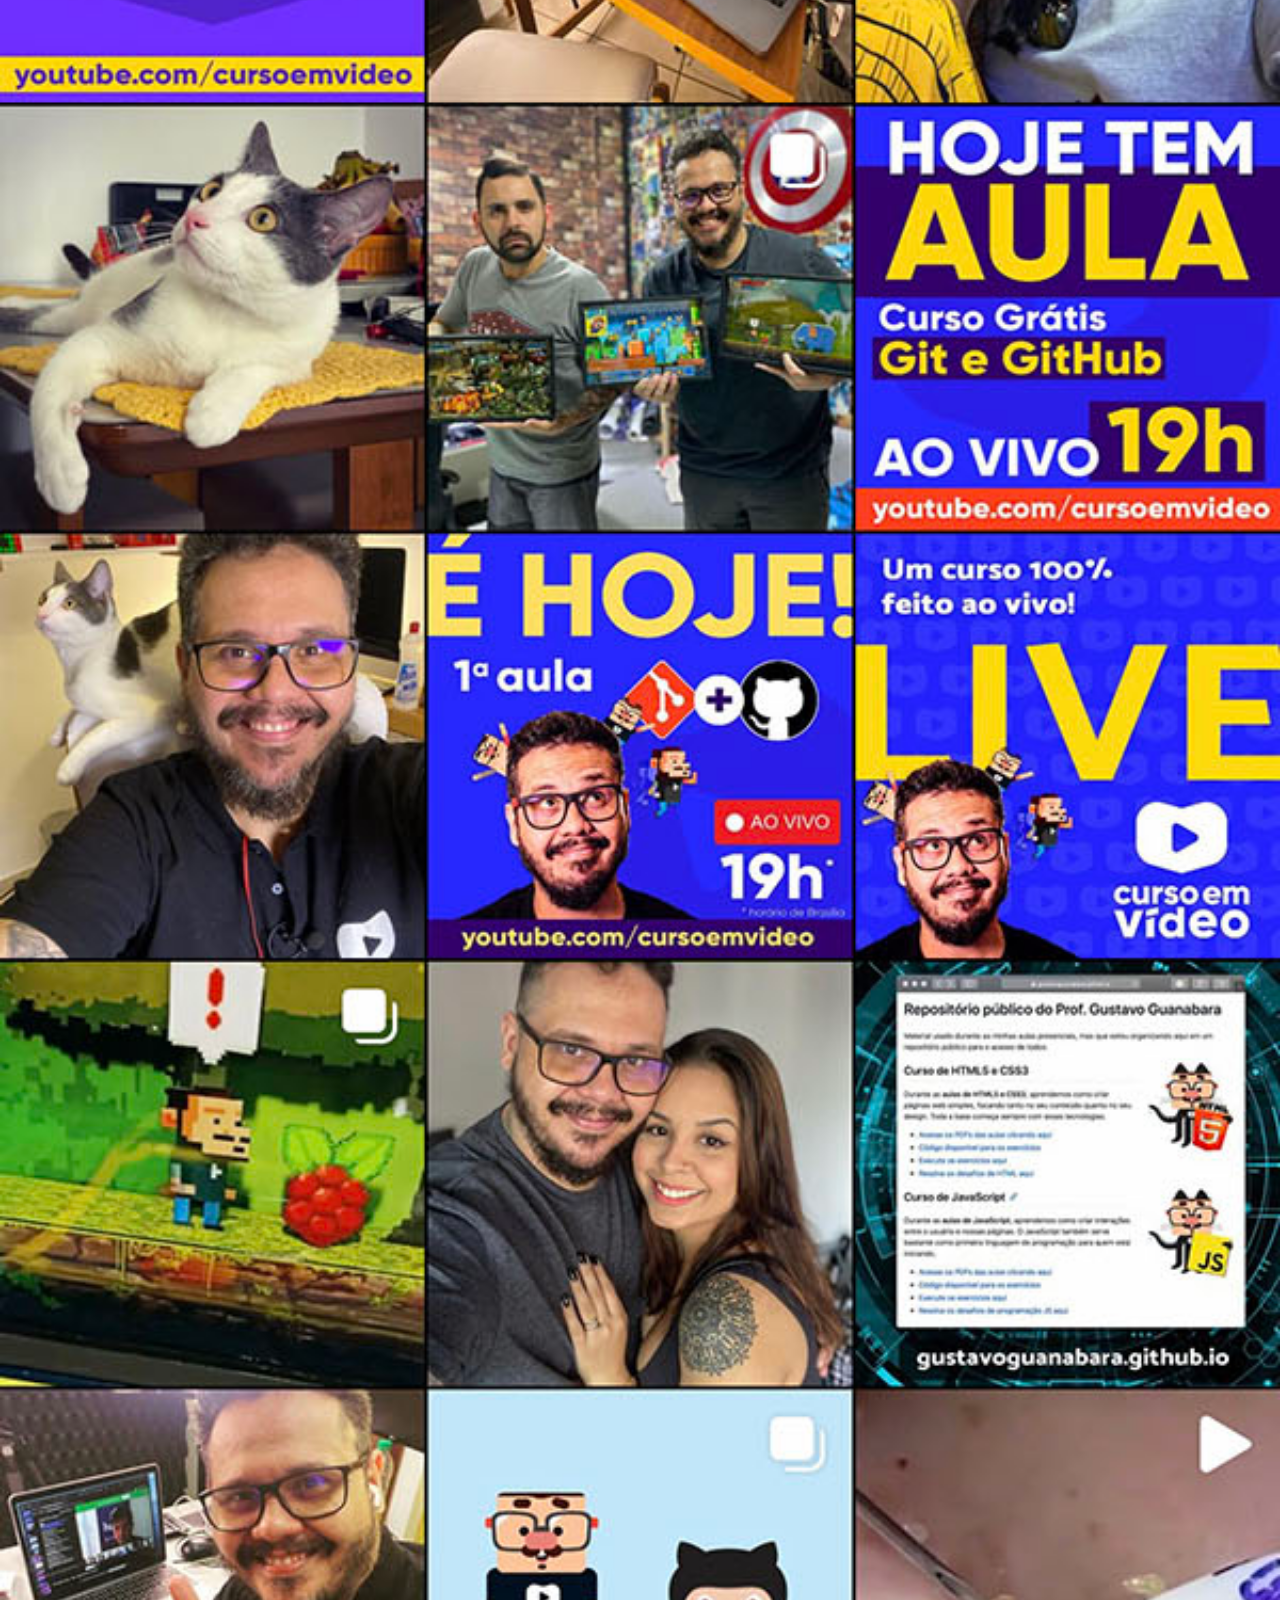
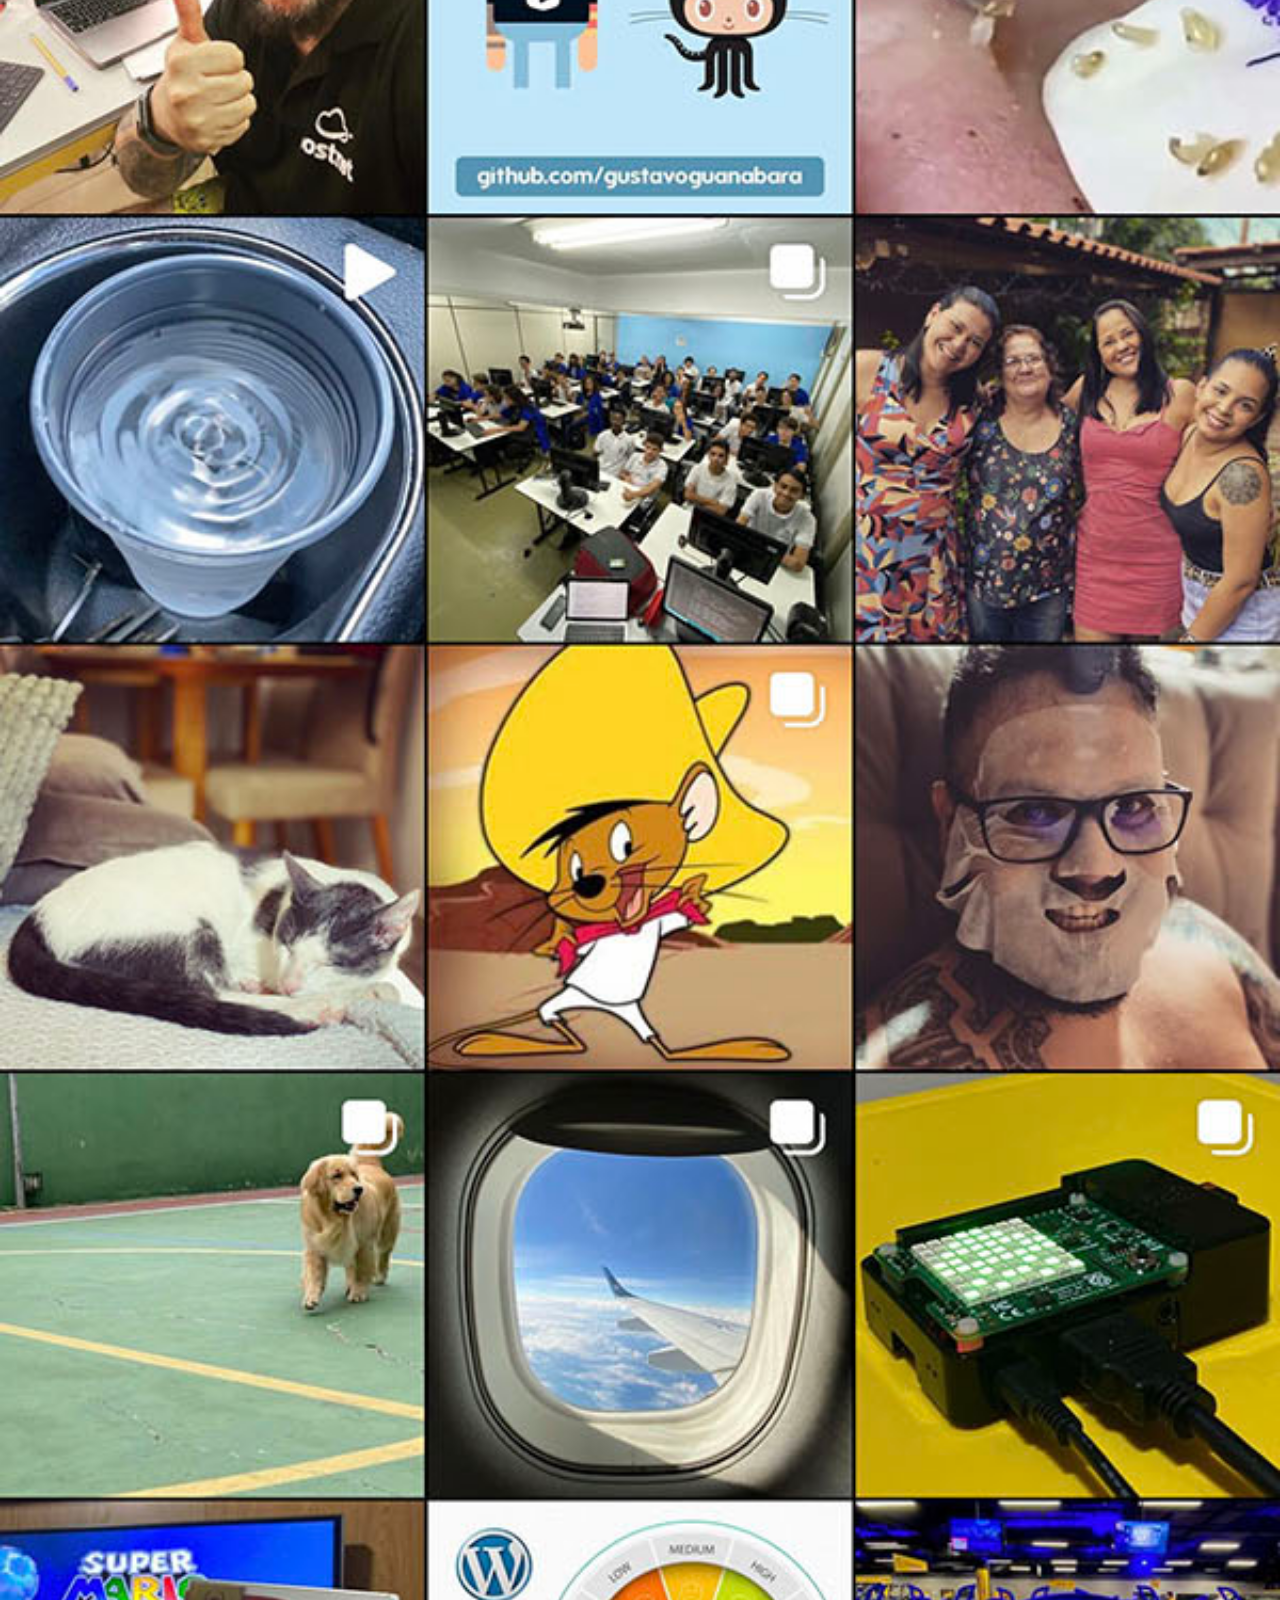
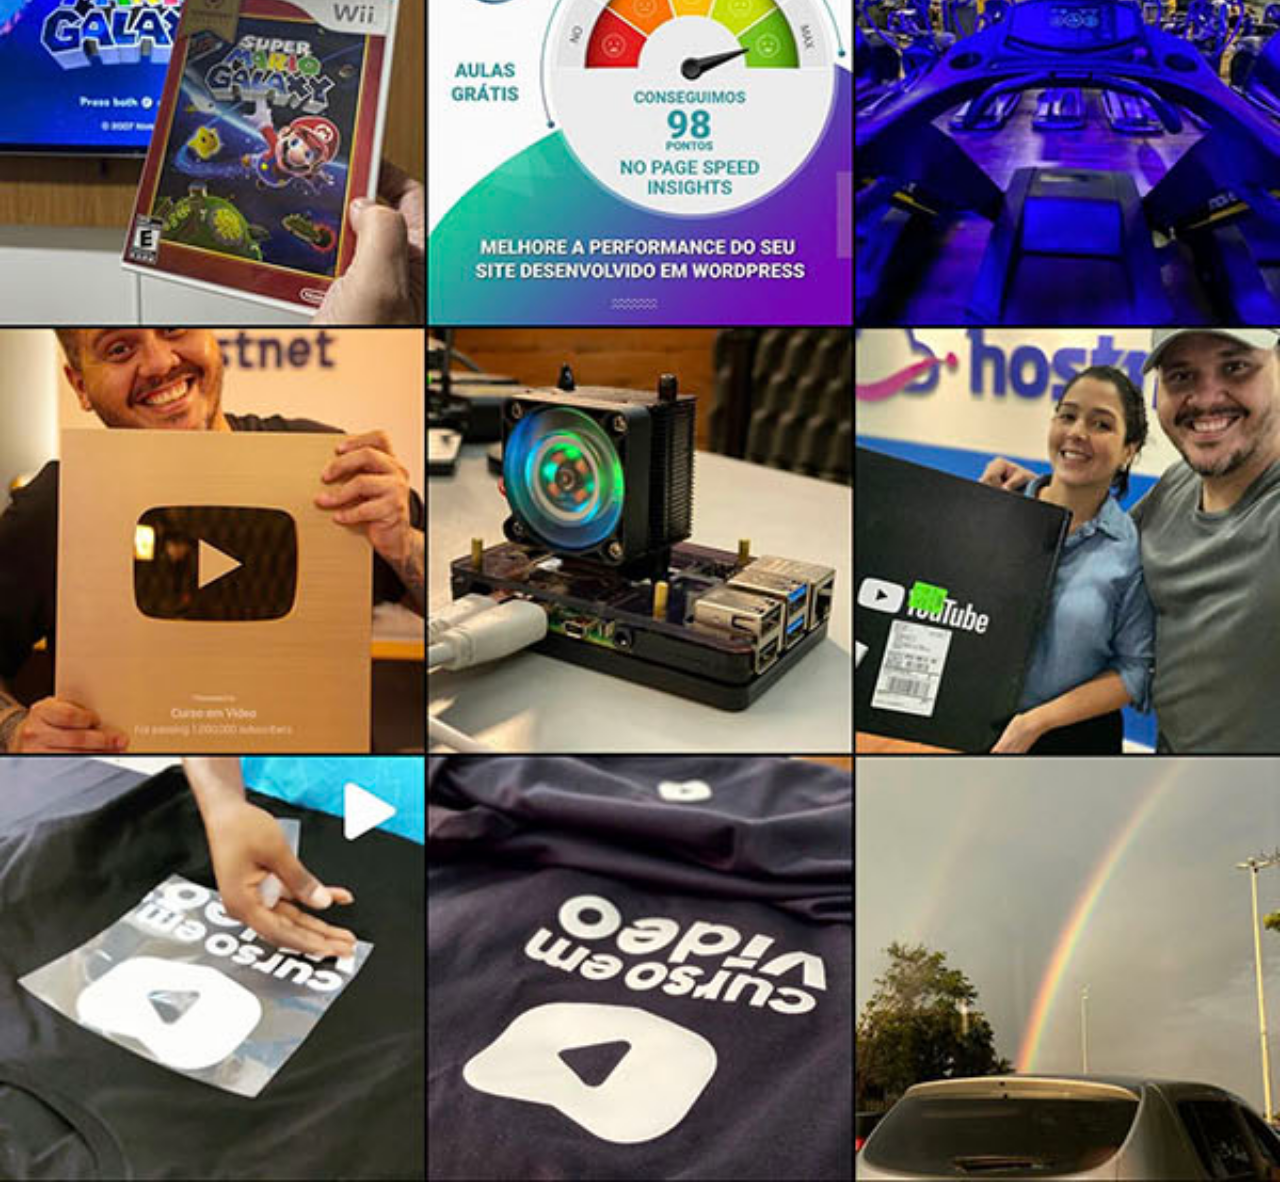
<file: instagram.html>
<!DOCTYPE html>
<html lang="pt-br">
<head>
    <meta charset="UTF-8">
    <meta name="viewport" content="width=device-width, initial-scale=1.0">
    <title>Document</title>
    <link rel="stylesheet" href="estilo/redes.css">
</head>
<body>
    <img src="imagens/tela-instagram.jpg" alt="instagram">
</body>
</html>
</file>
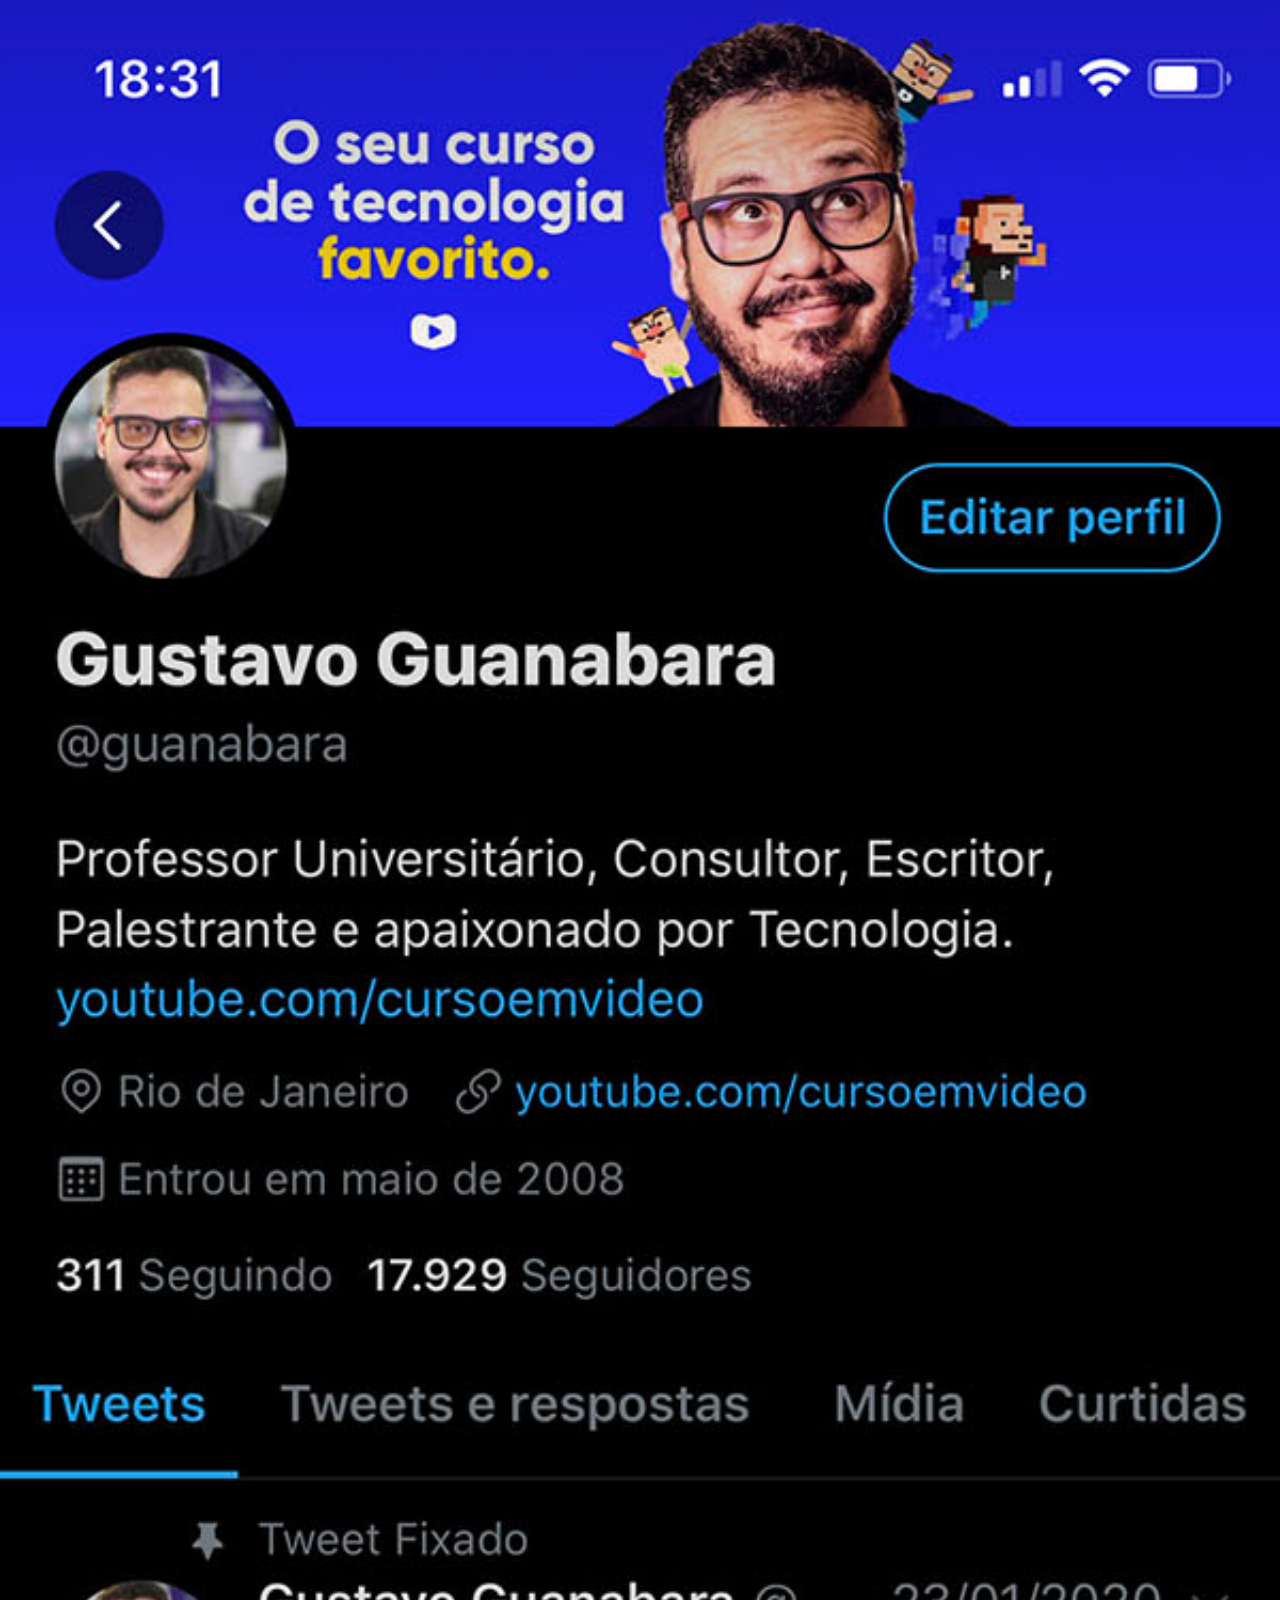
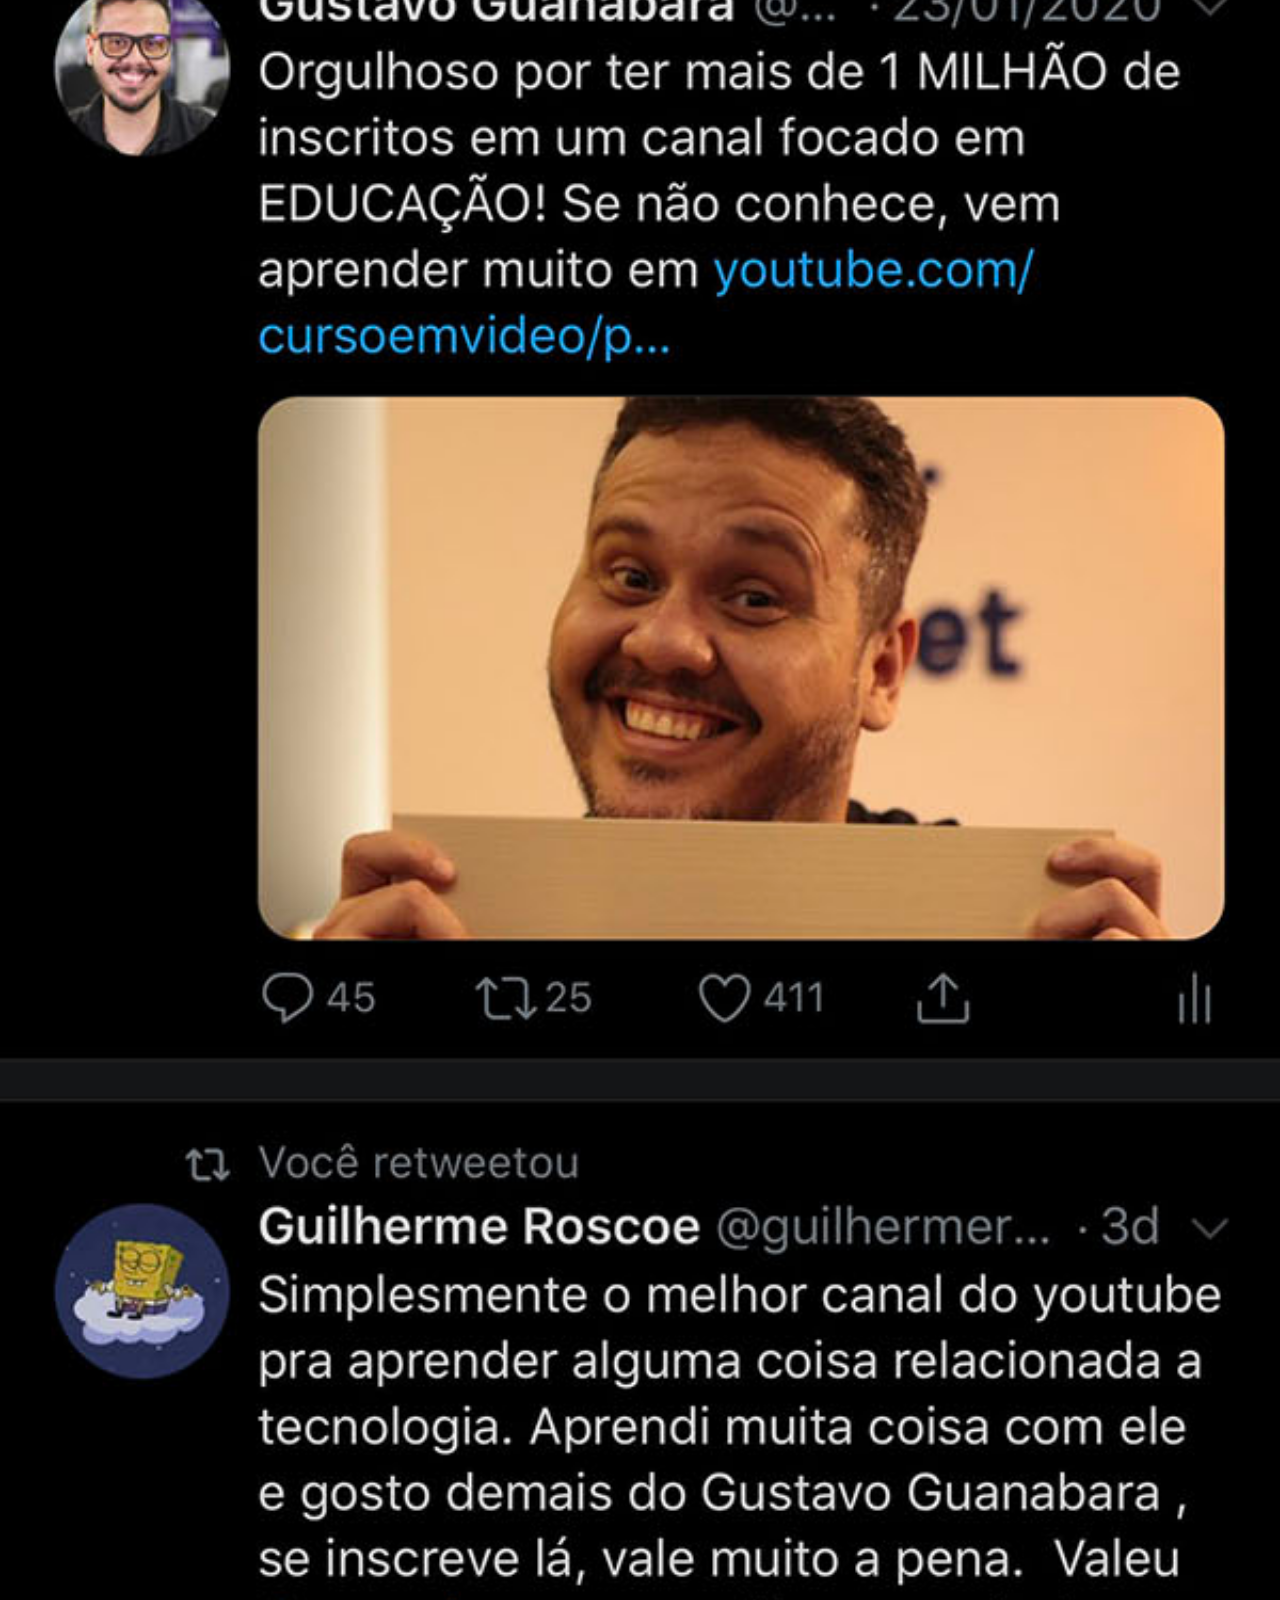
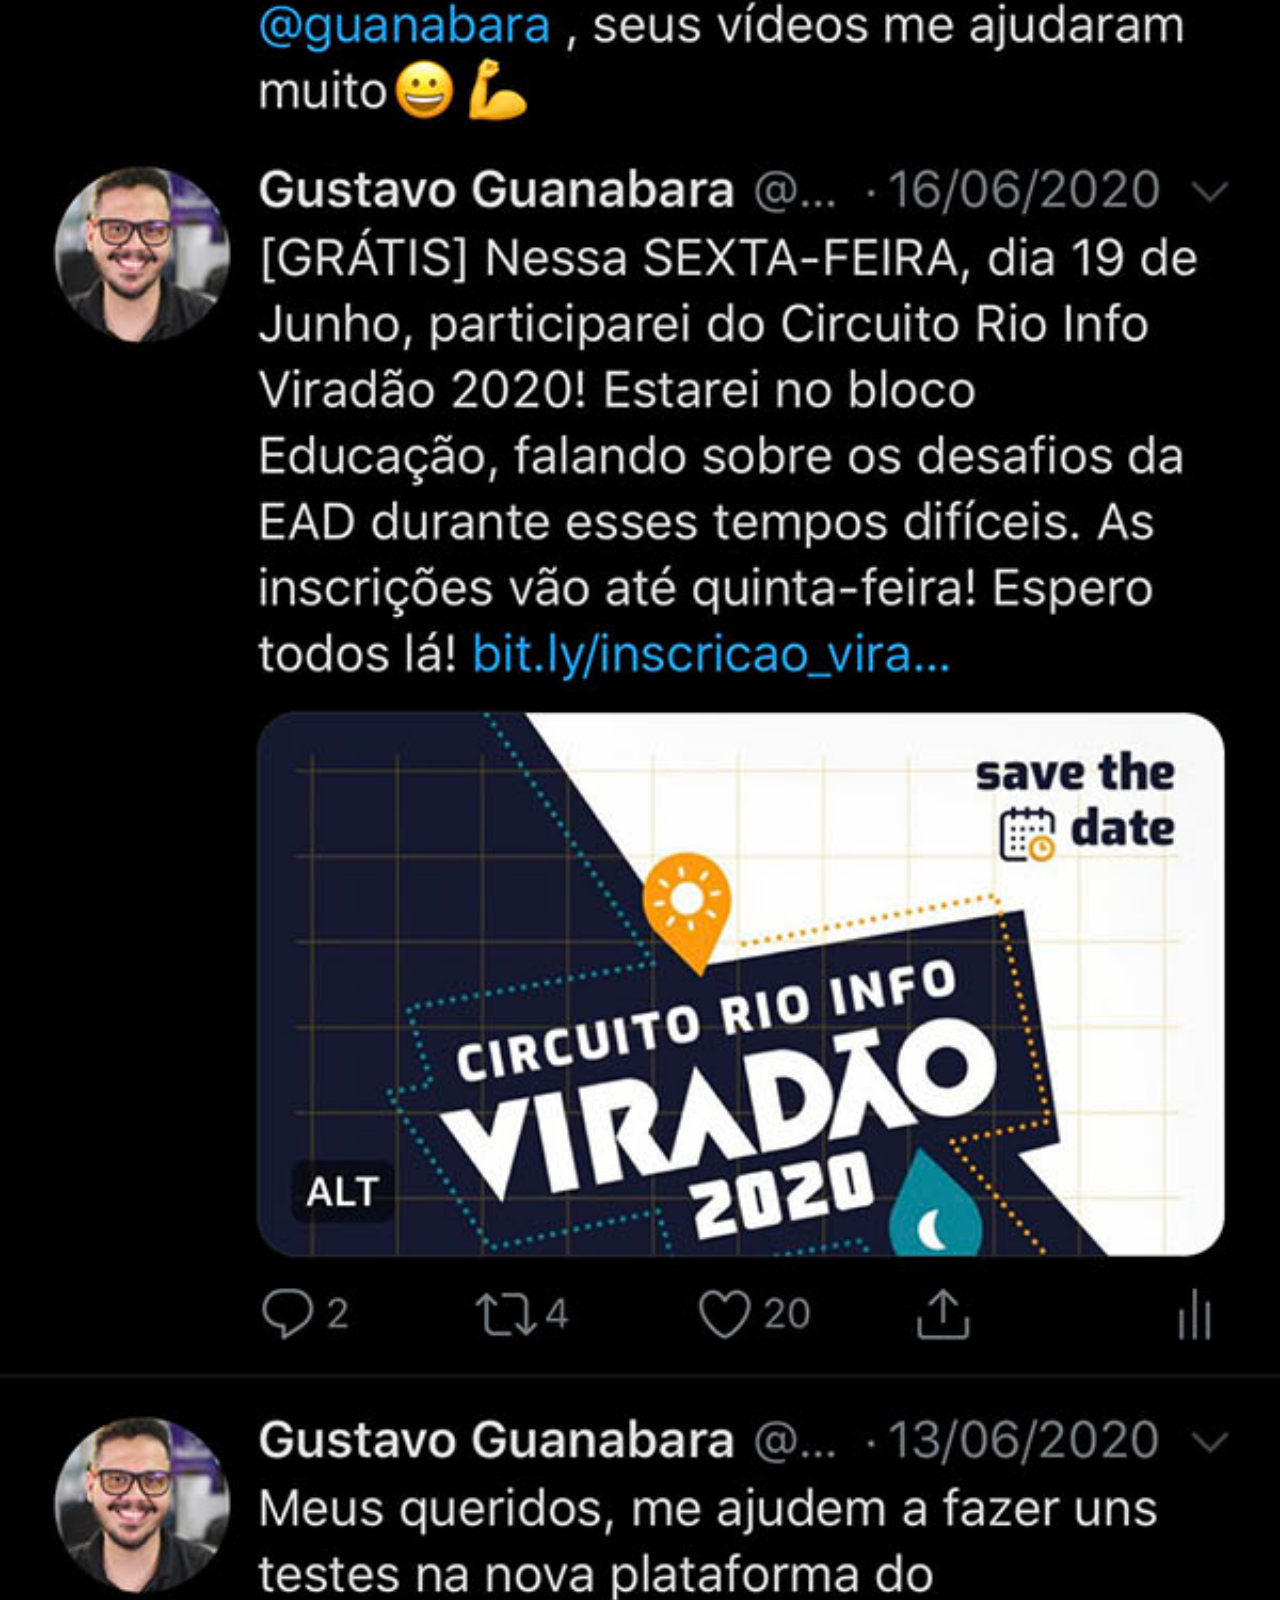
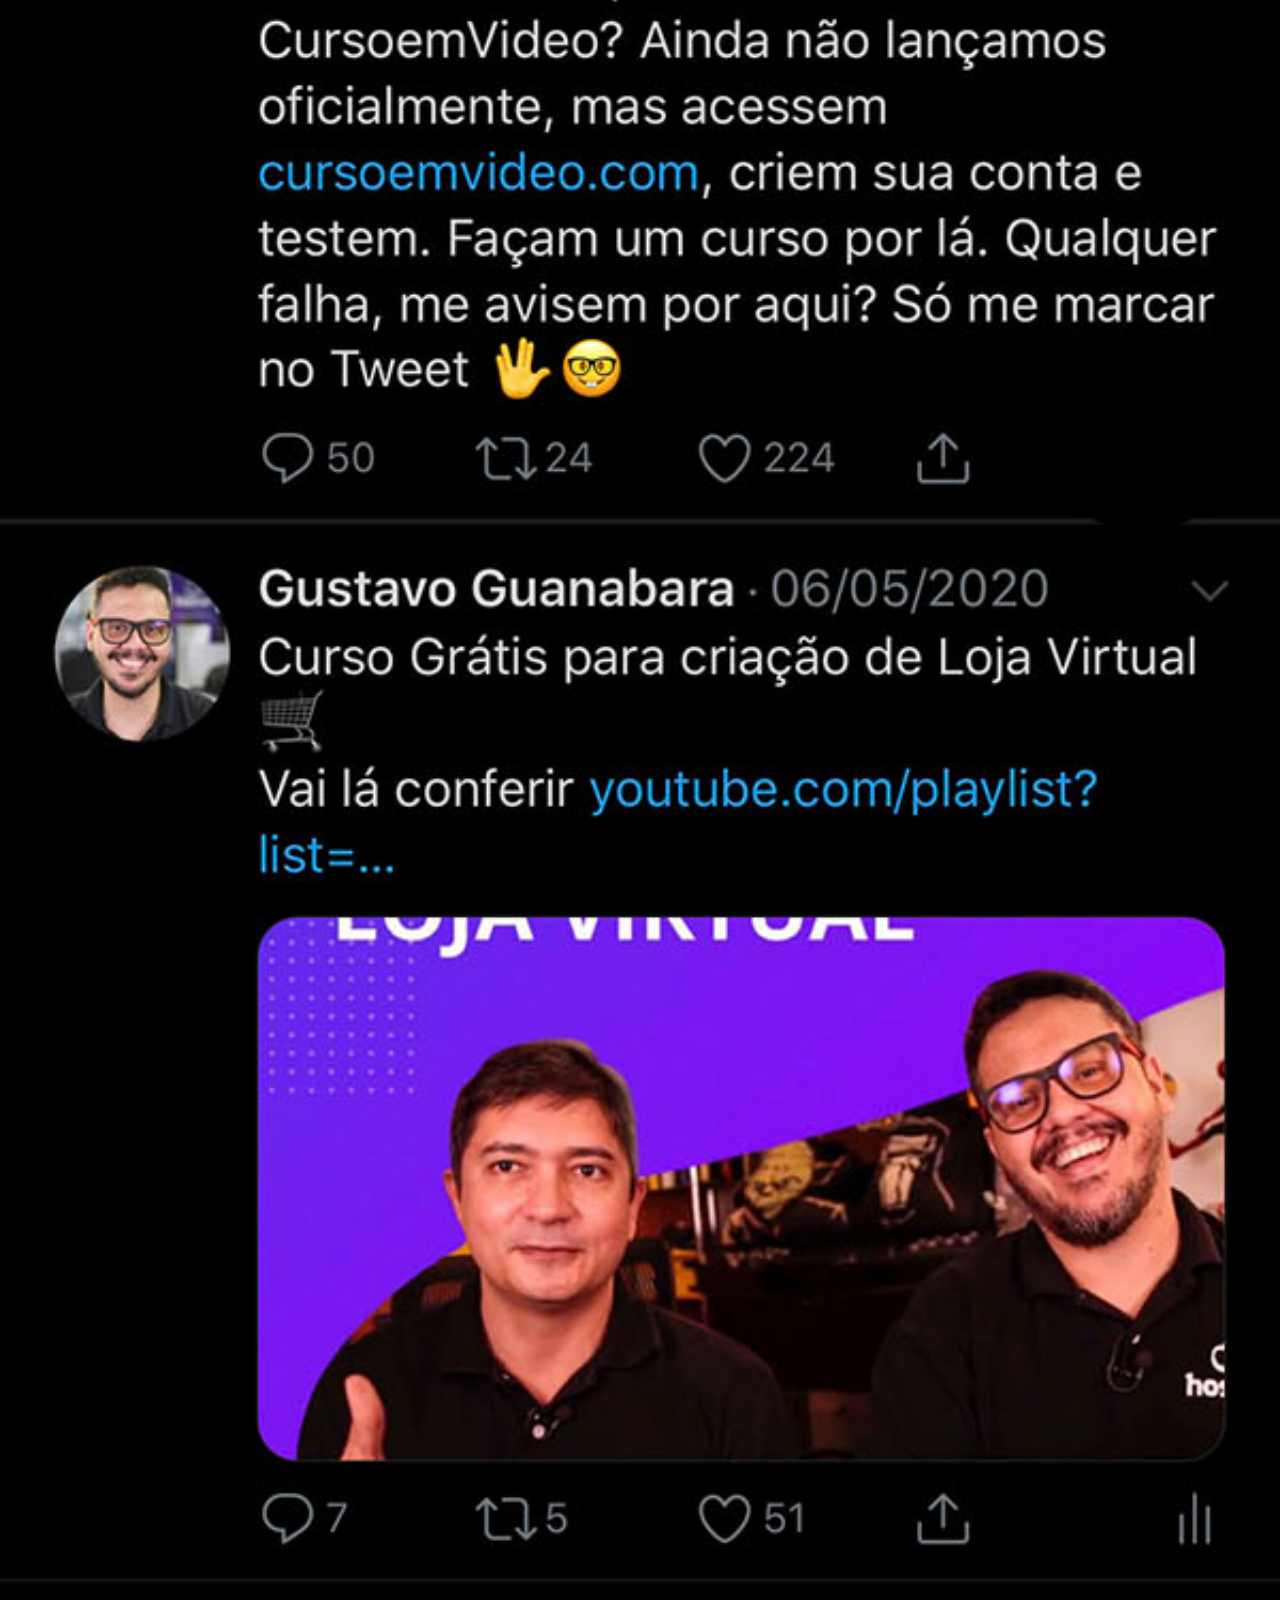
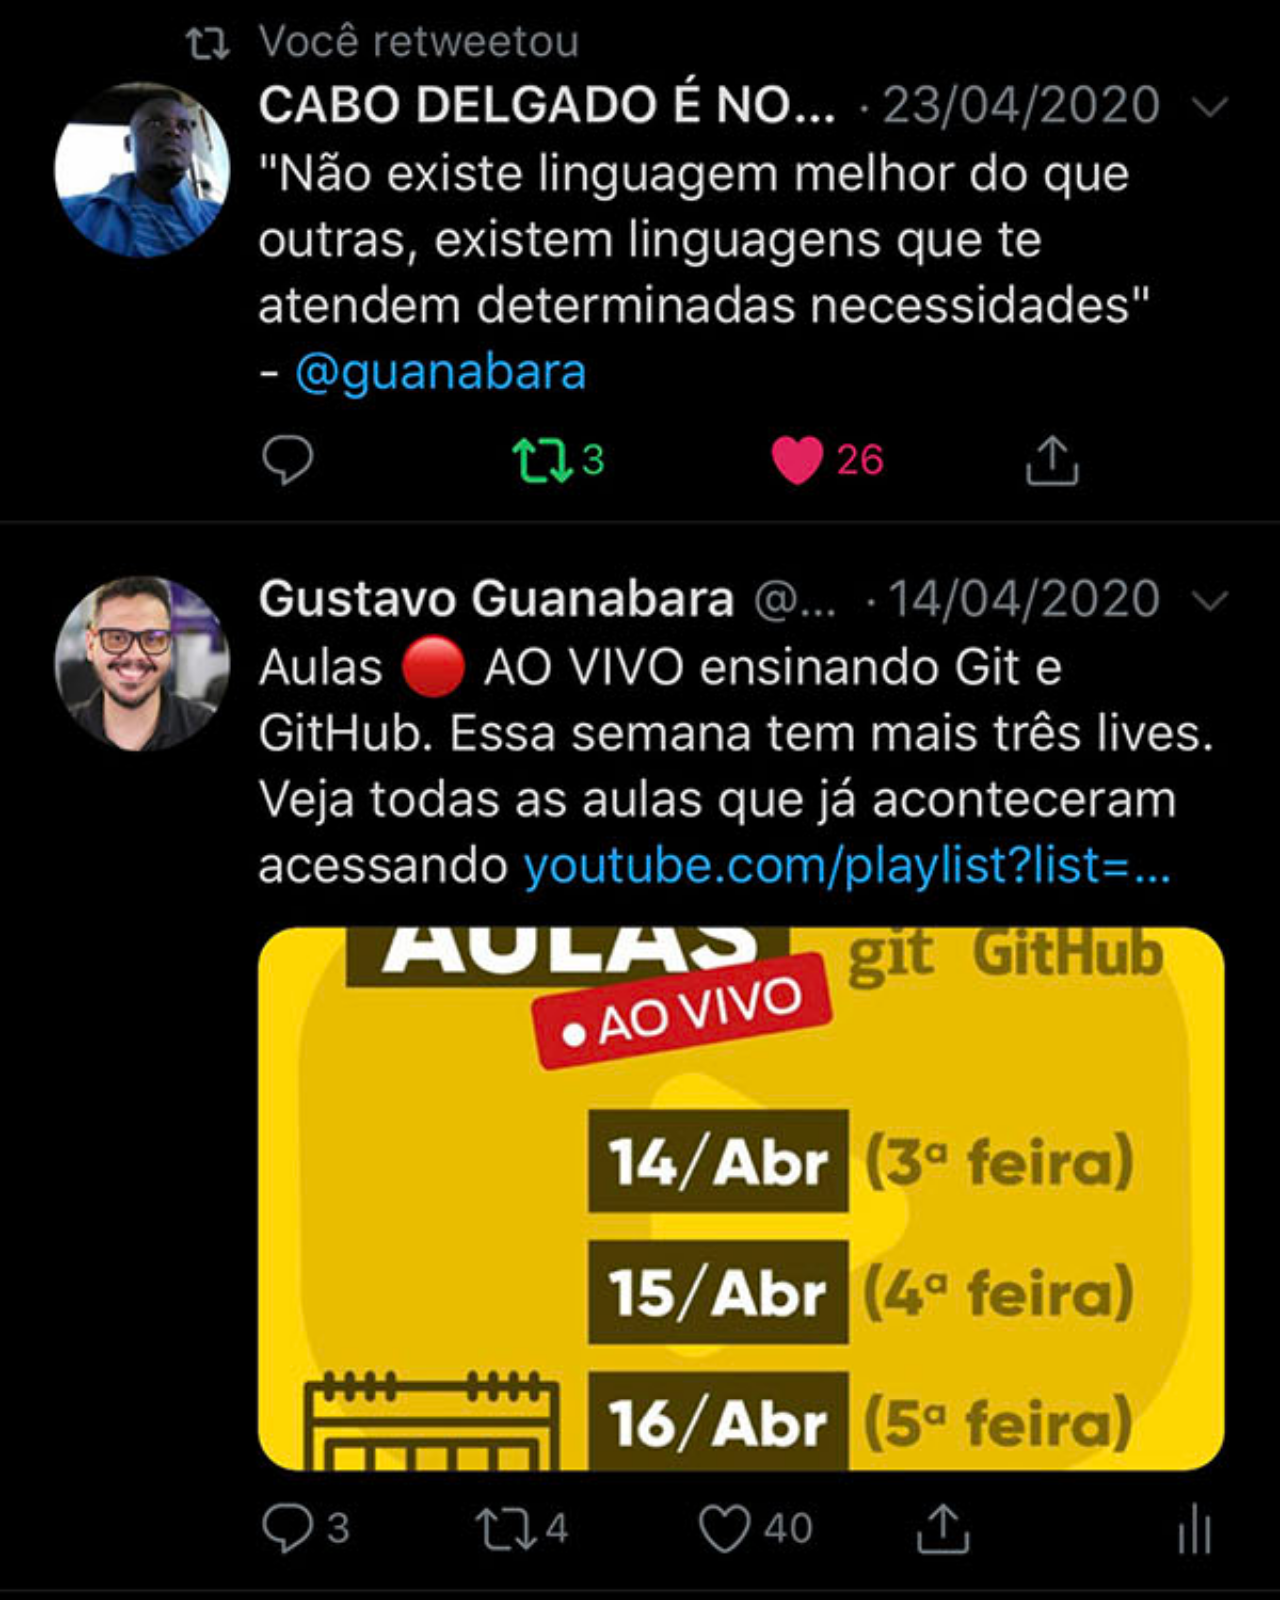
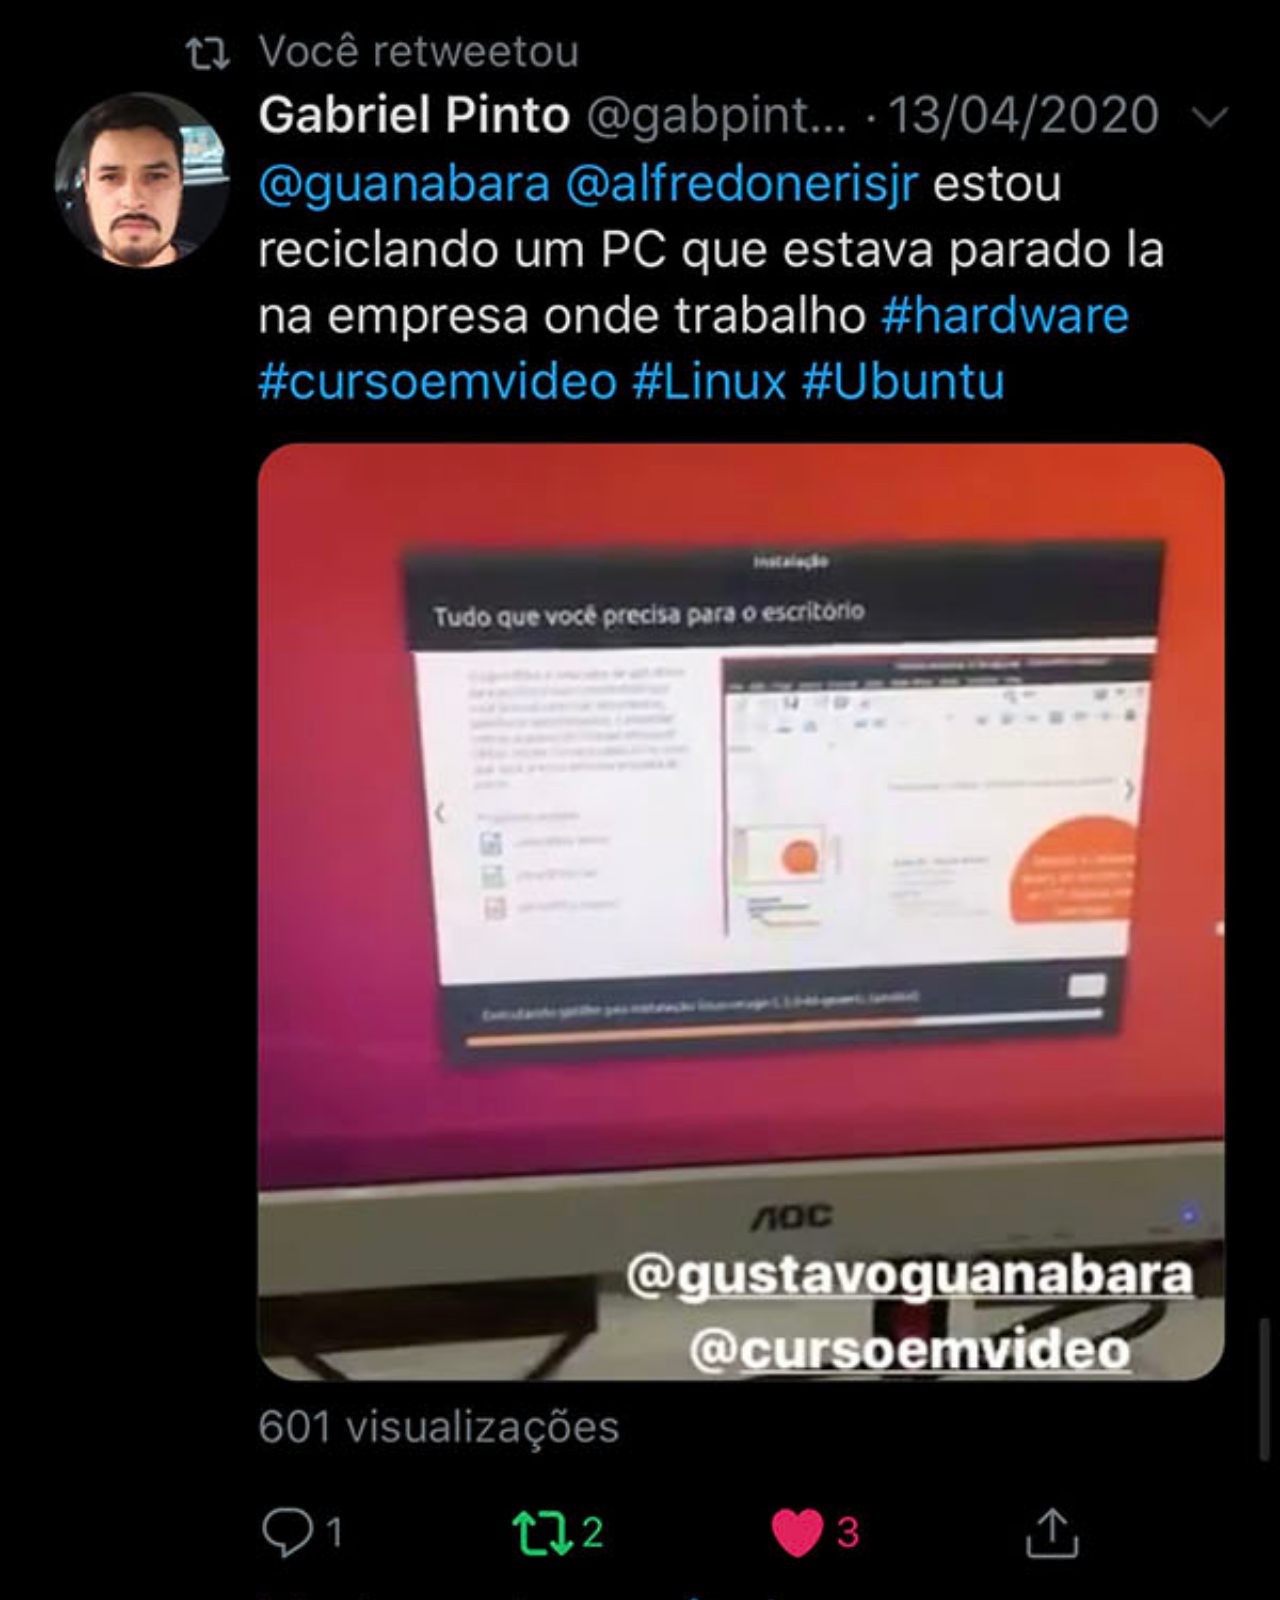
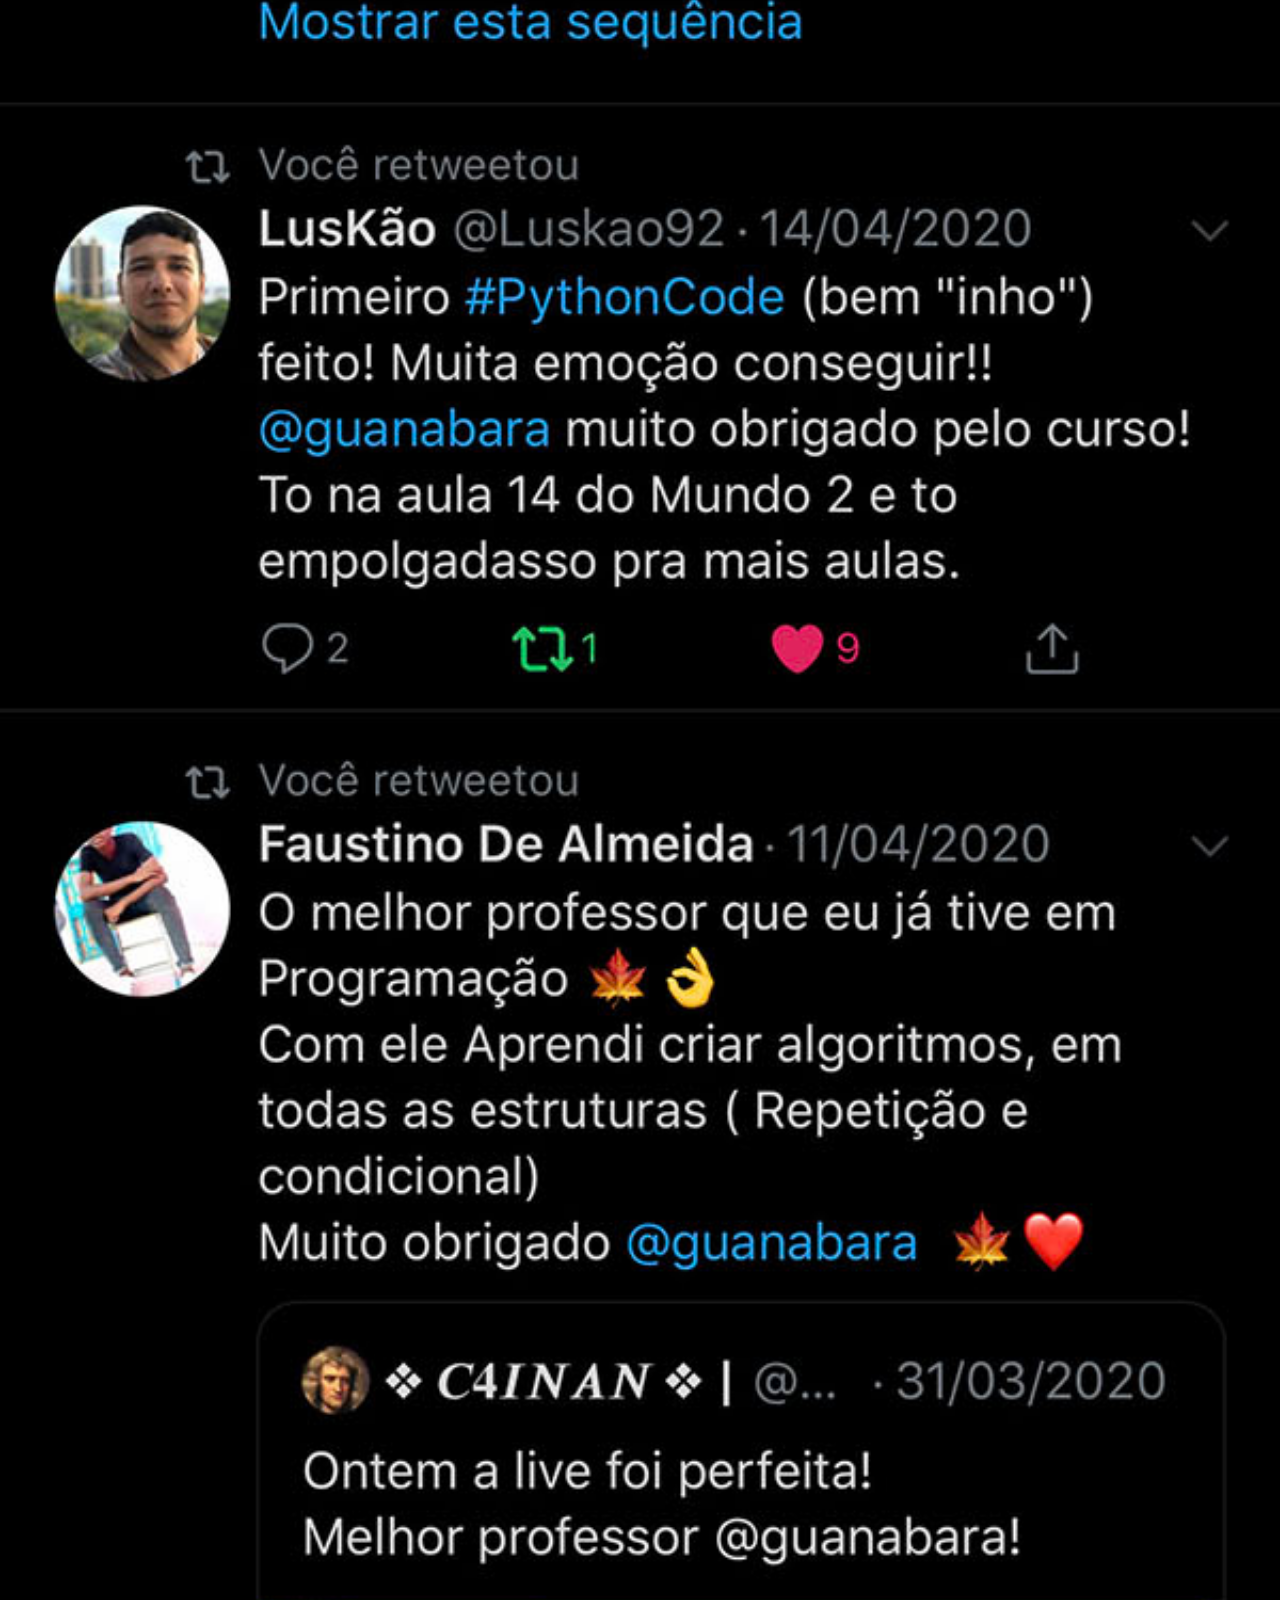
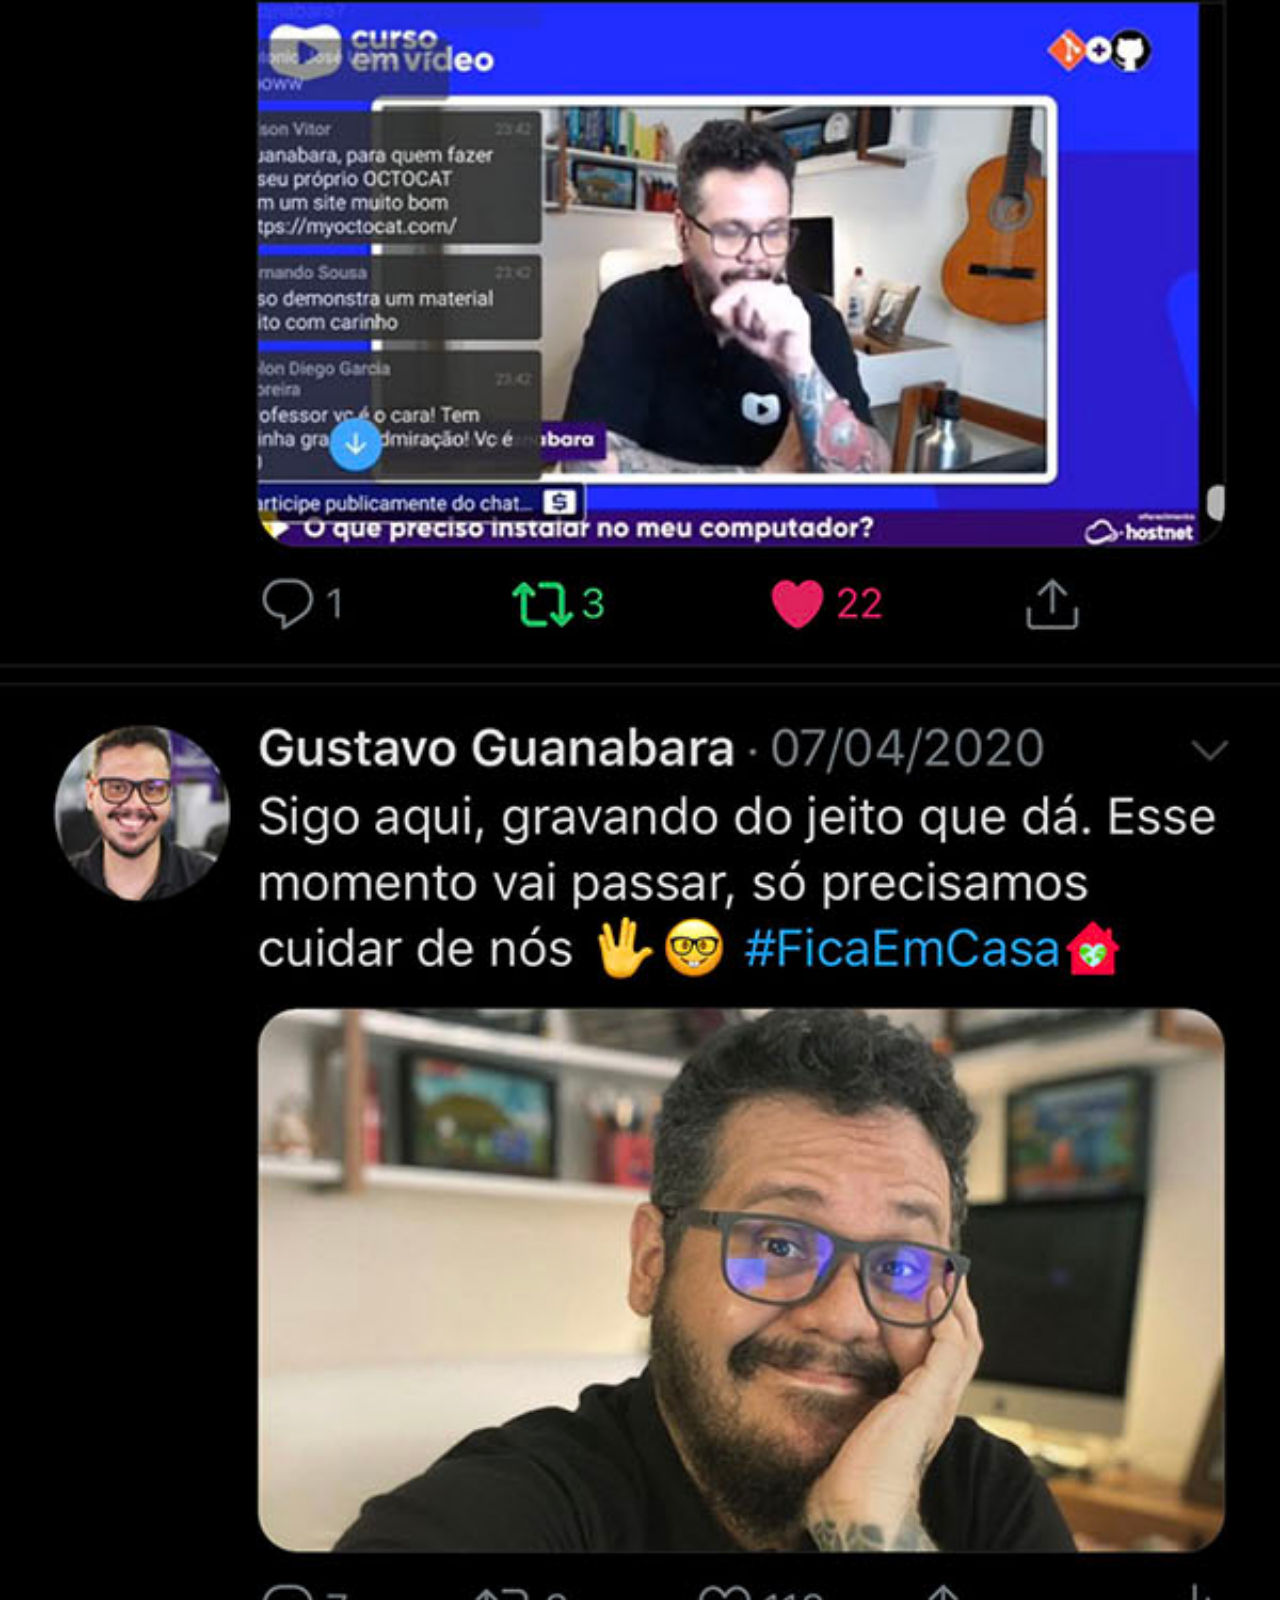
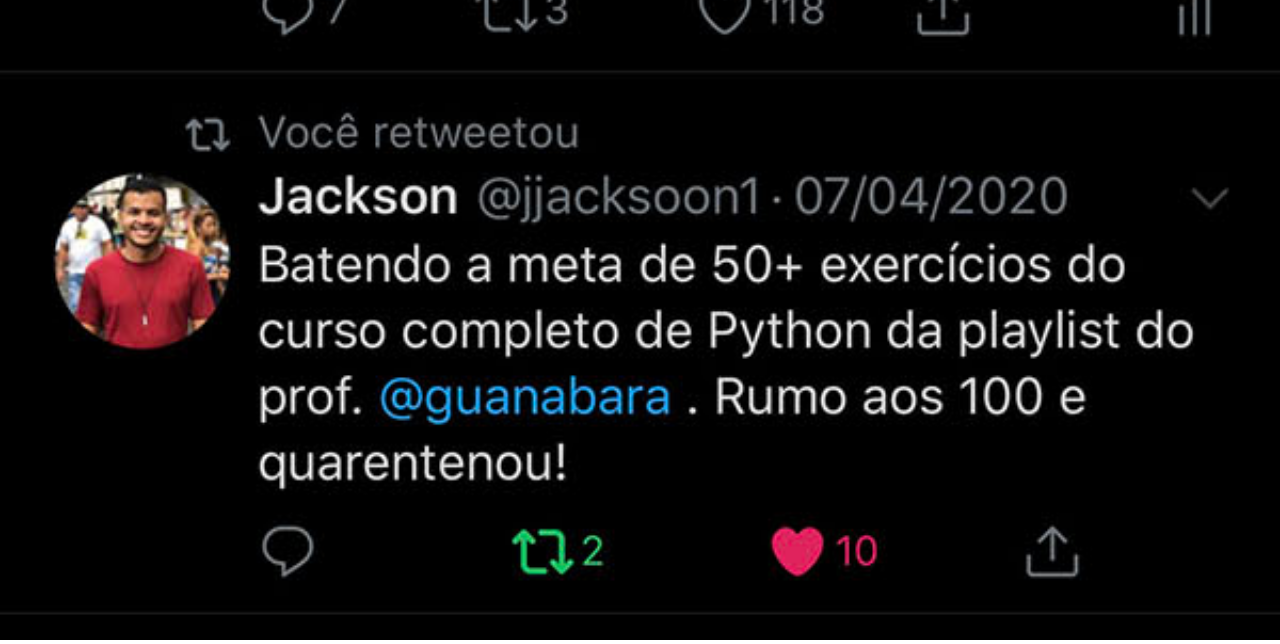
<file: twiter.html>
<!DOCTYPE html>
<html lang="pt-br">
<head>
    <meta charset="UTF-8">
    <meta name="viewport" content="width=device-width, initial-scale=1.0">
    <title>Document</title>
    <link rel="stylesheet" href="estilo/redes.css">
</head>
<body>
    <img src="imagens/tela-twitter.jpg" alt="twitter">
</body>
</html>
</file>
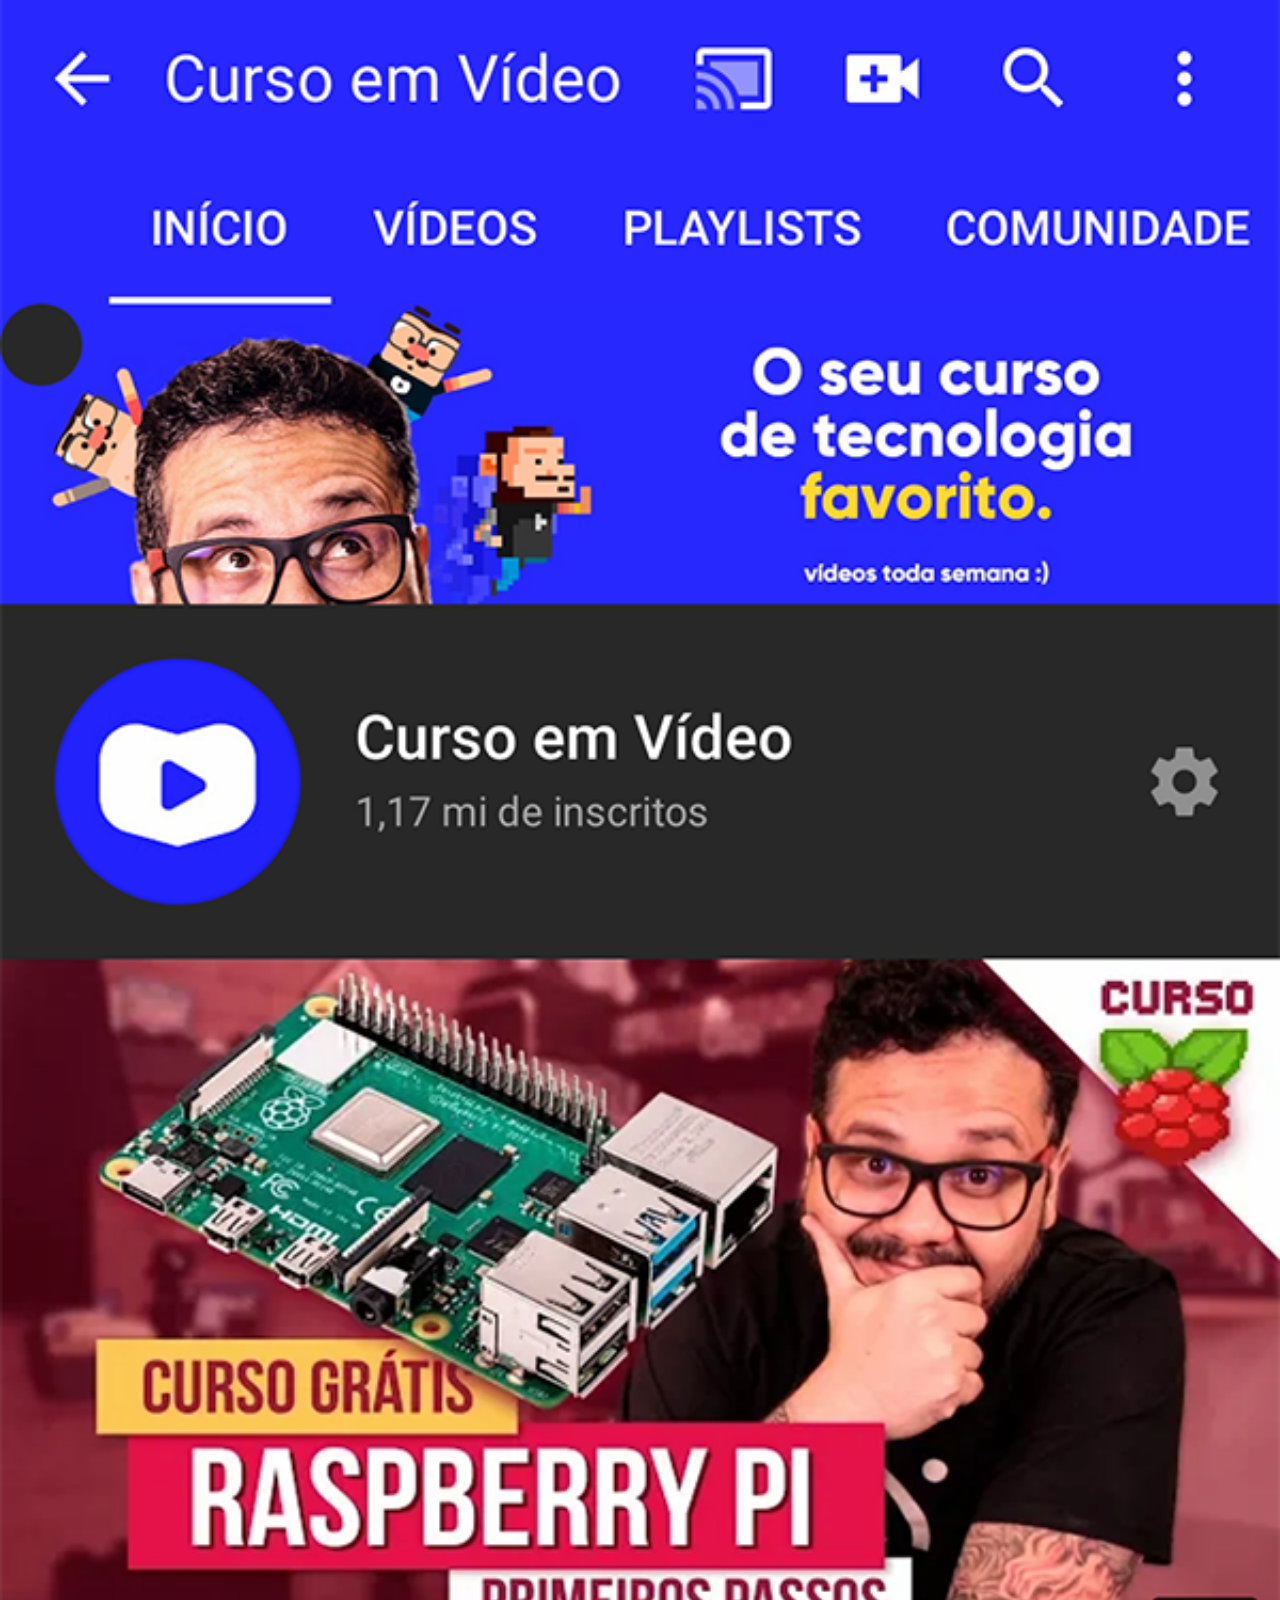
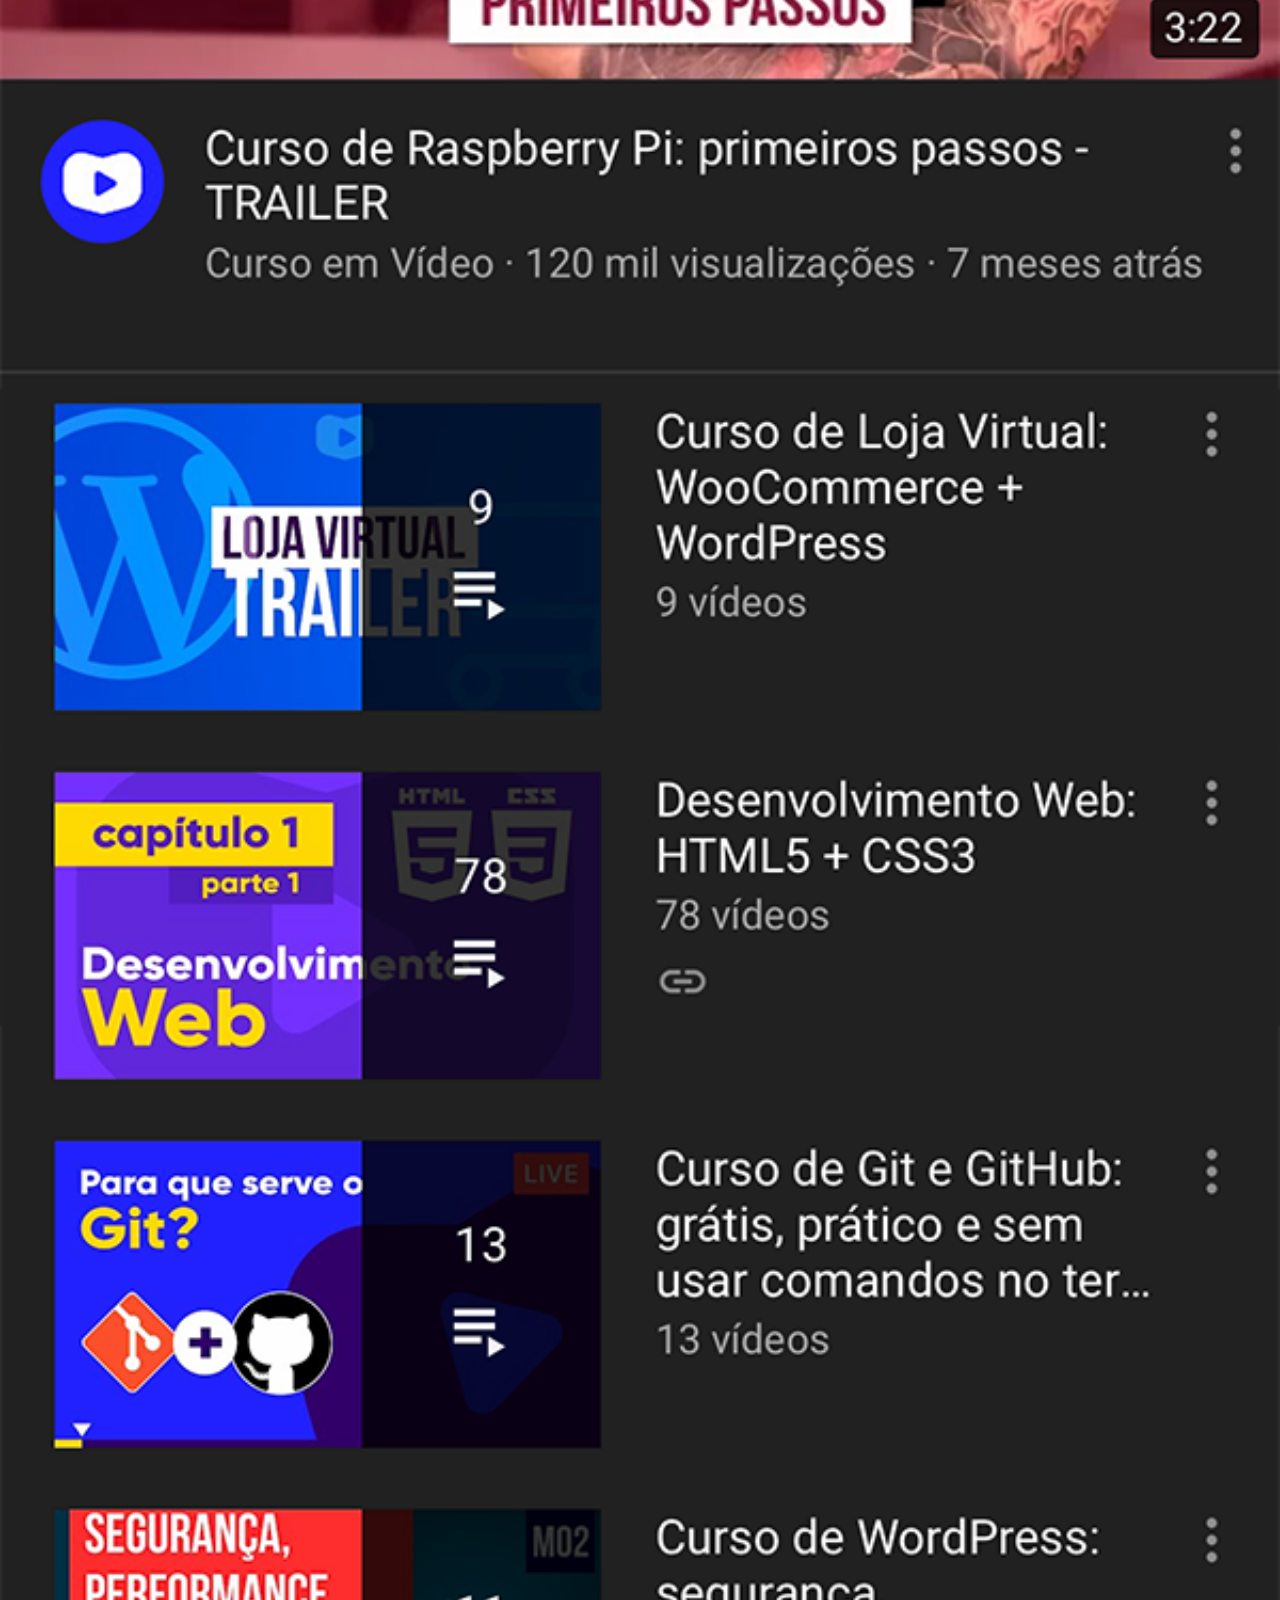
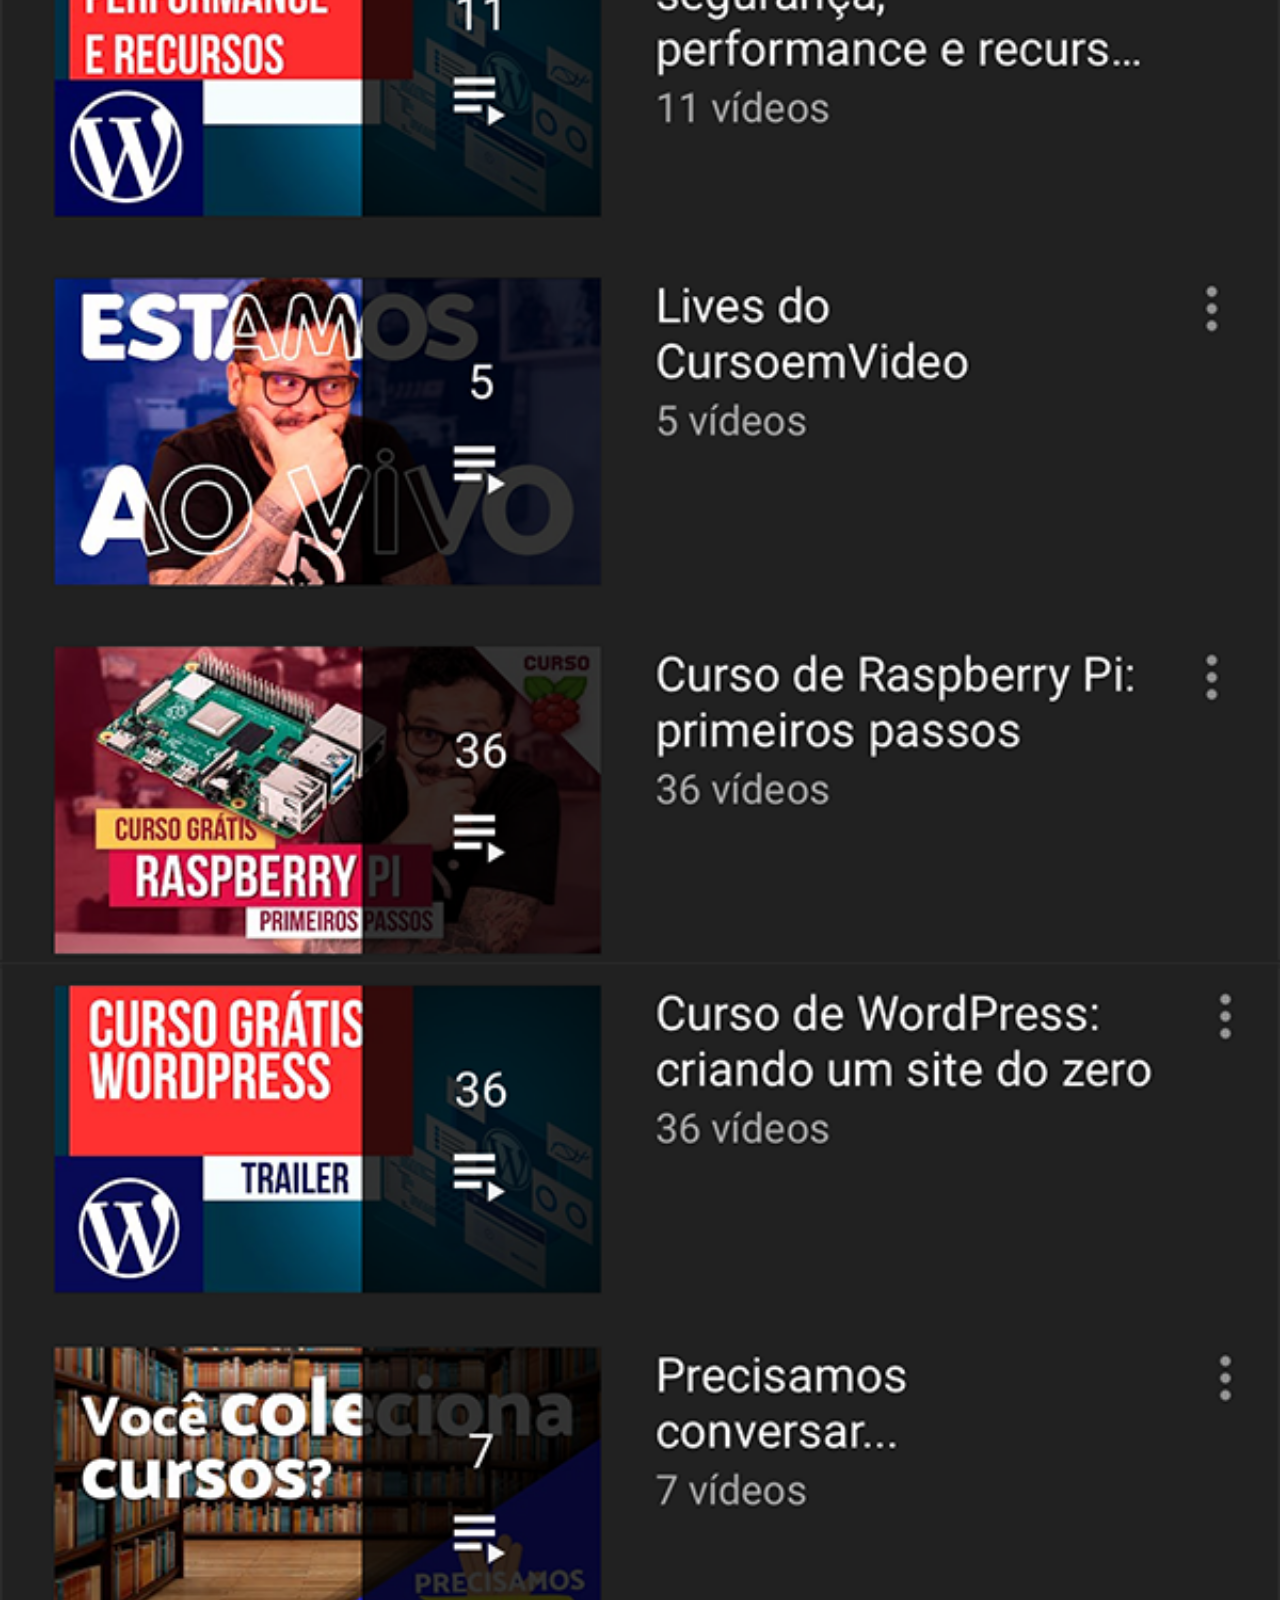
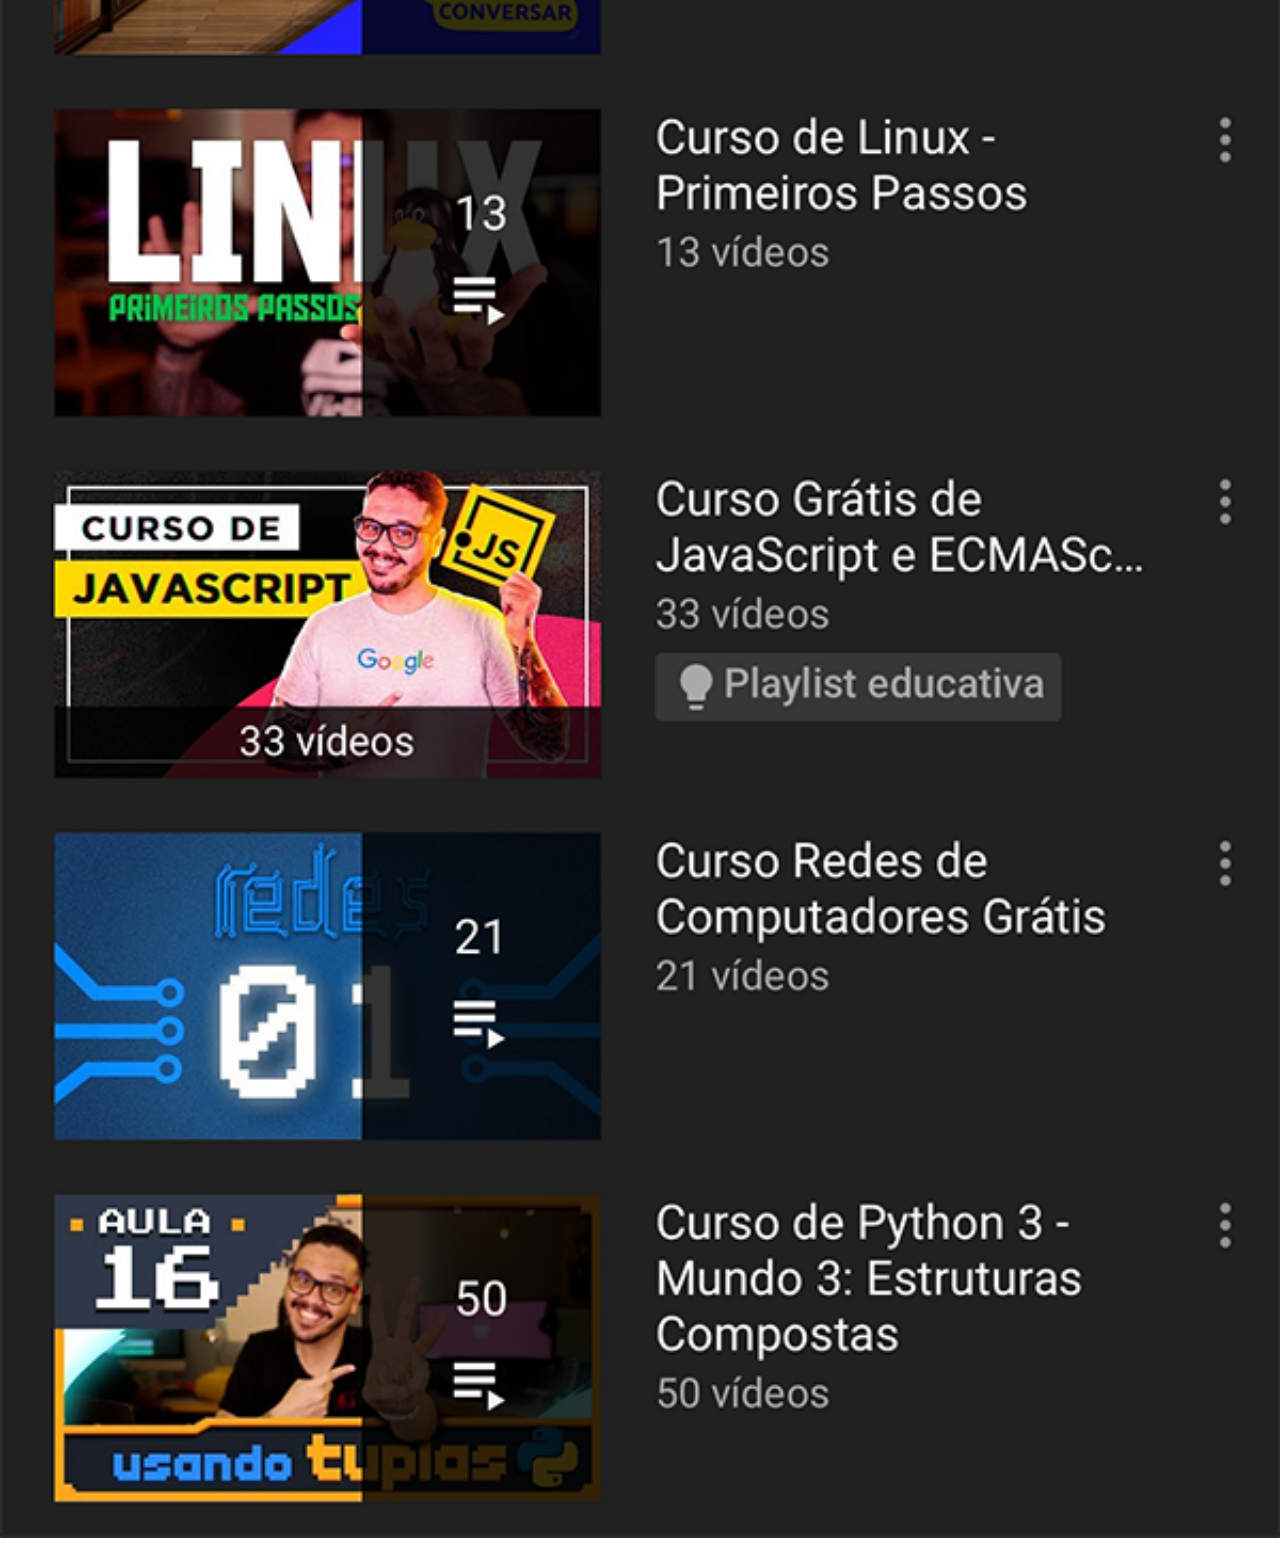
<file: youtube.html>
<!DOCTYPE html>
<html lang="pt-br">
<head>
    <meta charset="UTF-8">
    <meta name="viewport" content="width=device-width, initial-scale=1.0">
    <title>Document</title>
    <link rel="stylesheet" href="estilo/redes.css">
</head>
<body>
    <img src="imagens/tela-youtube.png" alt="youtube">
</body>
</html>
</file>
<file: estilo/style.css>
@charset "UTF-8";

*{
    margin: 0px;
    padding: 0px;
}

html, body{
    height: 100vh;
    width: 100vw;
    background-color: black;
}

body{
    background: url(../imagens/fundo-madeira.jpg) no-repeat top center;
    background-size: cover;
    background-attachment: fixed;
}

main{
    height: 100vh;
    position: relative;
}

#telefone{
    width: 200px;
    height: 404px;
    background-image: url(../imagens/frame-iphonepq.png);

    position: absolute;
    top: 50%;
    left: 50%;
    transform: translate(-50%, -50%);
}

iframe#tela{
    width: 173px;
    height: 304px;
    position: relative;
    top: 52px;
    left: 14px;
}

section#rede-social{
    text-align: right;
    padding-top: 130px;
}

section#rede-social img{
    width: 40px;
    height: 40px;
    margin: 10px;
    margin-right: 30px;
    border: 3px solid black;
    border-radius: 50%;
    box-shadow: 1px 1px 0px rgba(0, 0, 0, 0.637);
    box-sizing: border-box;
}

section#rede-social img:hover{
    
    transform: translate(-10px, -10px);
    box-shadow: 2px 2px 0px rgb(0, 0, 0);
    transition: transform 0.1s;
    border: 2px solid rgb(253, 253, 253);
    transition: border .5s;
}
</file>
<file: estilo/redes.css>
@charset "UTF-8";

*{
    margin: 0px;
    padding: 0px;
}

::-webkit-scrollbar{
    width: 0px;
    height: 0px;
}

img{
    width: 100vw;
}

a{
    display: block;
    background-color: darkred;
    font-size: 20px;
    font-weight: bold;
    color: white;
    text-align: center;
    padding: 10px;
}
</file>
